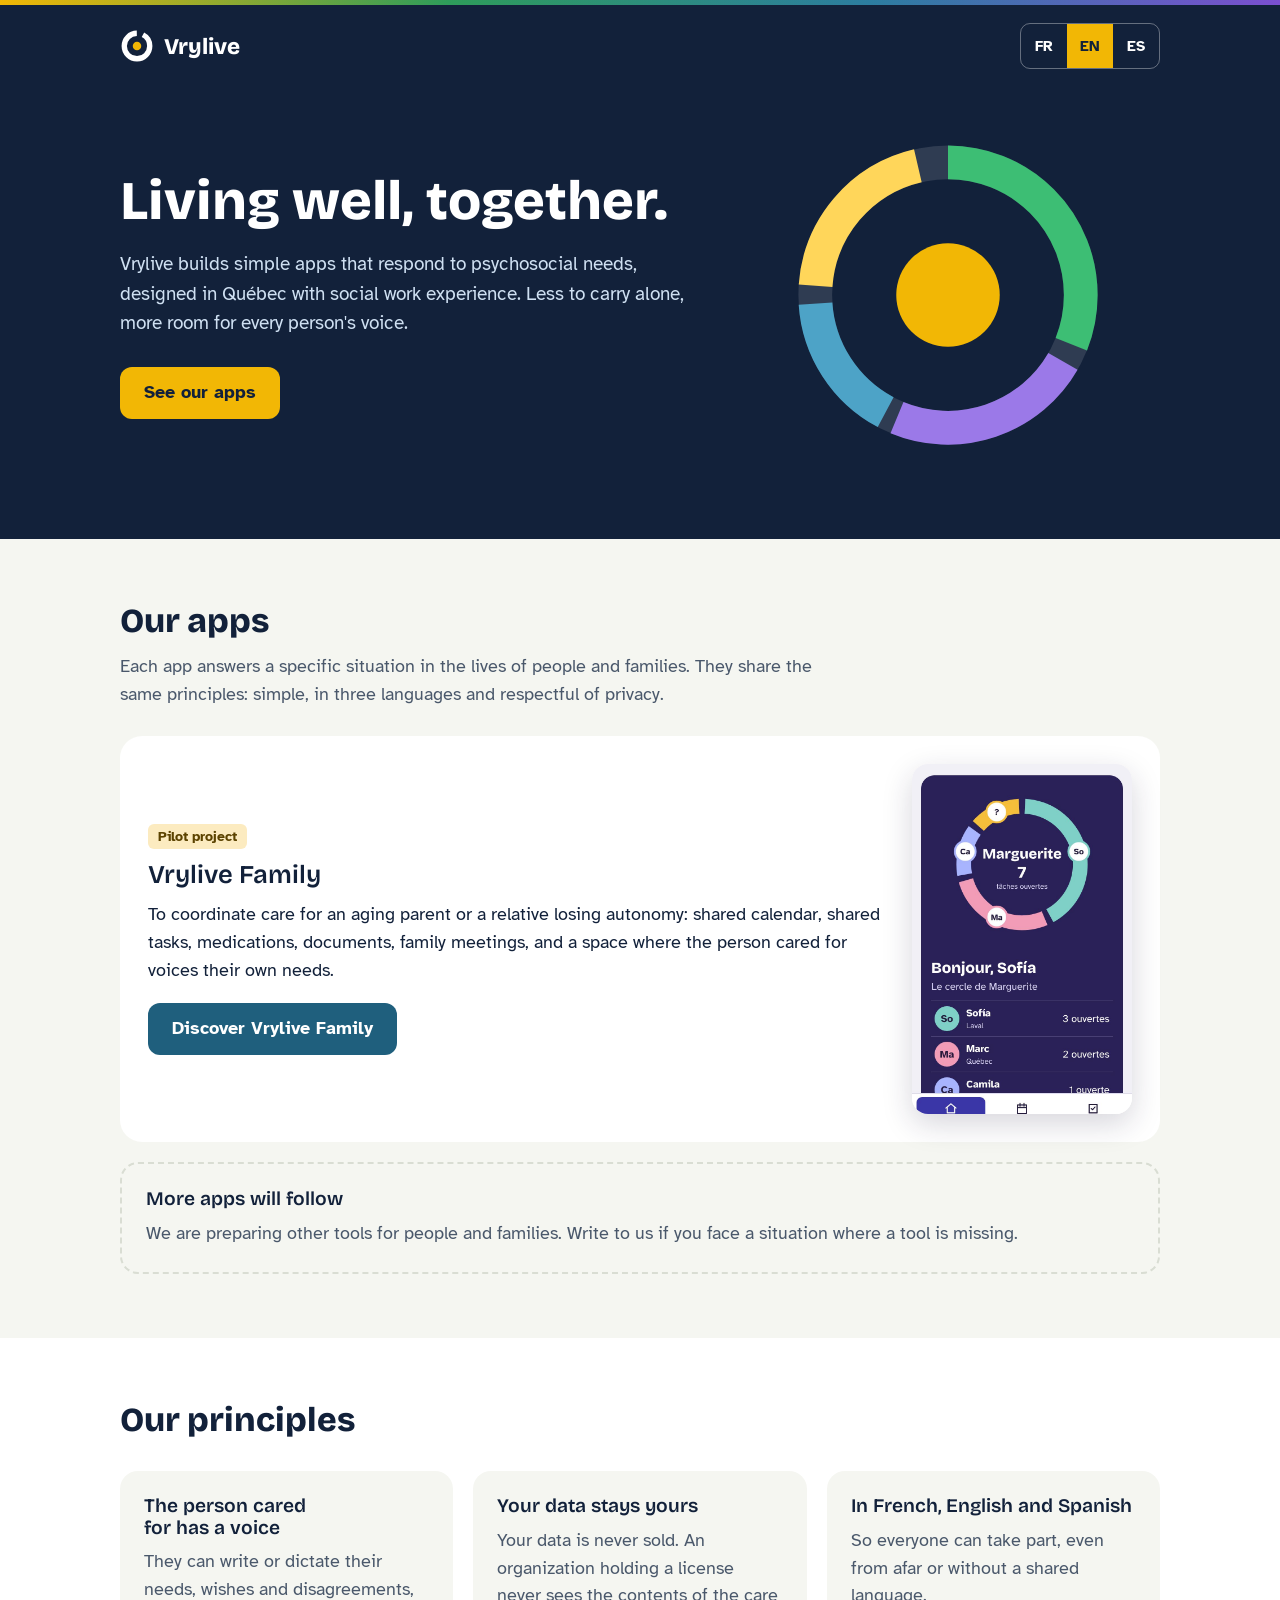
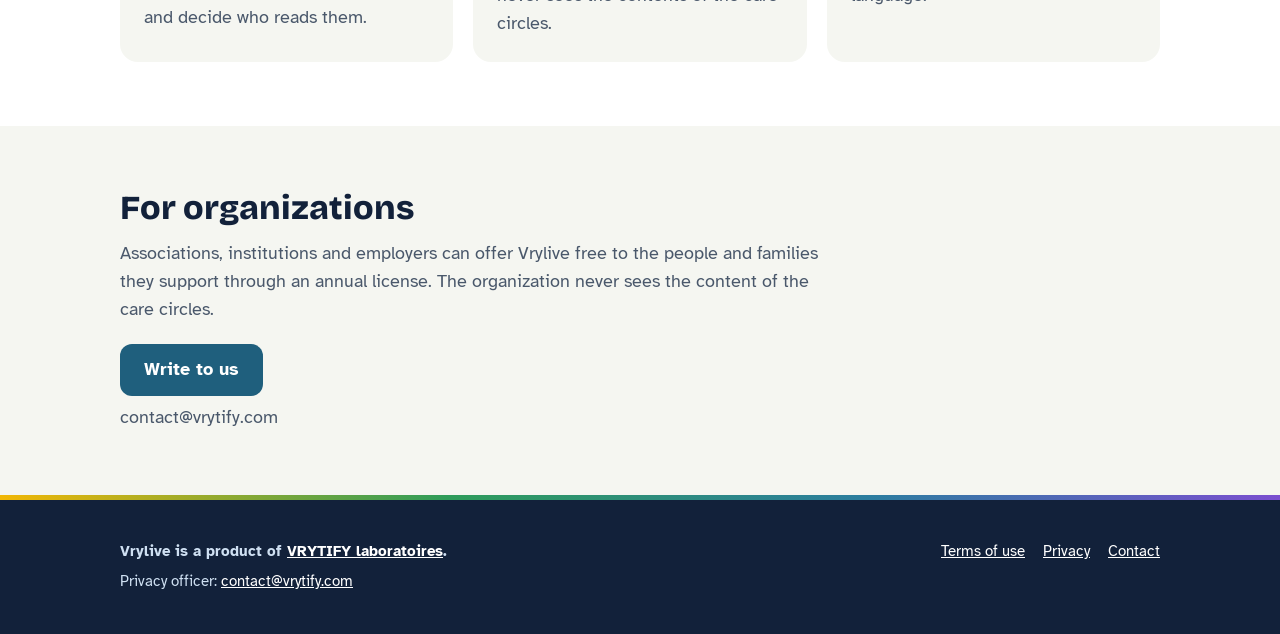
<file: index.html>
<!DOCTYPE html>
<html lang="fr"><head><meta charset="utf-8"><meta name="viewport" content="width=device-width, initial-scale=1">
<title>Vrylive</title><meta name="description" content="Applications simples pour les familles et les proches aidants, conçues au Québec."><link rel="icon" href="famille/app/icons/favicon-32.png" sizes="32x32"><link rel="apple-touch-icon" href="famille/app/icons/apple-touch-icon.png"><meta name="theme-color" content="#12213A"><link rel="stylesheet" href="site.css"></head>
<body><div class="dark"><div class="wrap"><header class="top"><a class="logo" href="./"><svg width="34" height="34" viewBox="0 0 32 32" aria-hidden="true"><circle cx="16" cy="16" r="12" fill="none" stroke="currentColor" stroke-width="5" stroke-dasharray="56 6"/><circle cx="16" cy="16" r="4" fill="#F2B705"/></svg>Vrylive</a><div class="langs" role="group" aria-label="Langue / Idioma / Language"><button type="button" data-l="fr">FR</button><button type="button" data-l="en">EN</button><button type="button" data-l="es">ES</button></div></header>
<section class="hero"><div><h1 data-t="heroT"></h1><p class="lead" data-t="heroP"></p><div class="btns"><a class="btn primary" href="#apps" data-t="seeApps"></a></div></div><svg class="ring" viewBox="0 0 320 320" role="img" data-ta="aria-label:ringAlt"><g fill="none" stroke-width="30">
<circle cx="160" cy="160" r="118" stroke="rgba(255,255,255,.12)"/>
<circle class="seg" cx="160" cy="160" r="118" stroke="#3DBE74" stroke-dasharray="230 512" transform="rotate(-90 160 160)"/>
<circle class="seg" cx="160" cy="160" r="118" stroke="#9B79E8" stroke-dasharray="170 572" transform="rotate(30 160 160)"/>
<circle class="seg" cx="160" cy="160" r="118" stroke="#4DA3C7" stroke-dasharray="120 622" transform="rotate(118 160 160)"/>
<circle class="seg" cx="160" cy="160" r="118" stroke="#FFD65A" stroke-dasharray="150 592" transform="rotate(184 160 160)"/></g>
<circle cx="160" cy="160" r="46" fill="#F2B705"/></svg></section></div></div>
<main><section class="block" id="apps"><div class="wrap"><h2 data-t="appsT"></h2><p class="sub" data-t="appsSub"></p>
<article class="app-card"><div style="display:flex;flex-direction:column;gap:12px"><span class="tag" data-t="famTag"></span><h3 style="font-size:1.6rem" data-t="famT"></h3><p data-t="famP"></p><div class="btns" style="margin-top:6px"><a class="btn primary" style="background:var(--accent);color:#fff" href="famille/" data-href-lang="famille/" data-t="discover"></a></div></div><img src="famille/ecran-accueil.jpg" width="390" height="620" data-ta="alt:shotAlt" loading="lazy"></article>
<article class="card soon" style="margin-top:20px"><h3 data-t="soonT"></h3><p data-t="soonP"></p></article></div></section>
<section class="block" style="background:var(--paper)"><div class="wrap"><h2 data-t="prT"></h2><div class="grid">
<div class="card" style="background:var(--ground)"><h3 data-t="p1T"></h3><p data-t="p1P"></p></div><div class="card" style="background:var(--ground)"><h3 data-t="p2T"></h3><p data-t="p2P"></p></div><div class="card" style="background:var(--ground)"><h3 data-t="p3T"></h3><p data-t="p3P"></p></div></div></div></section>
<section class="block"><div class="wrap"><h2 data-t="orgT"></h2><p class="sub" data-t="orgP"></p><div class="btns" style="margin-top:20px"><a class="btn primary" style="background:var(--accent);color:#fff" href="mailto:contact@vrytify.com" data-t="orgBtn"></a></div><p class="sub" style="margin-top:8px">contact@vrytify.com</p></div></section></main>
<footer><div class="wrap row"><div><p><b data-t="footBrand"></b></p><p style="margin-top:6px" data-t="footPrivacy"></p></div>
<div class="links"><a href="famille/app/conditions.html" data-t="terms"></a><a href="famille/app/privacidad.html" data-t="privacy"></a><a href="mailto:contact@vrytify.com" data-t="contact"></a></div></div></footer>
<script src="textes.js"></script><script src="site.js"></script></body></html>
</file>
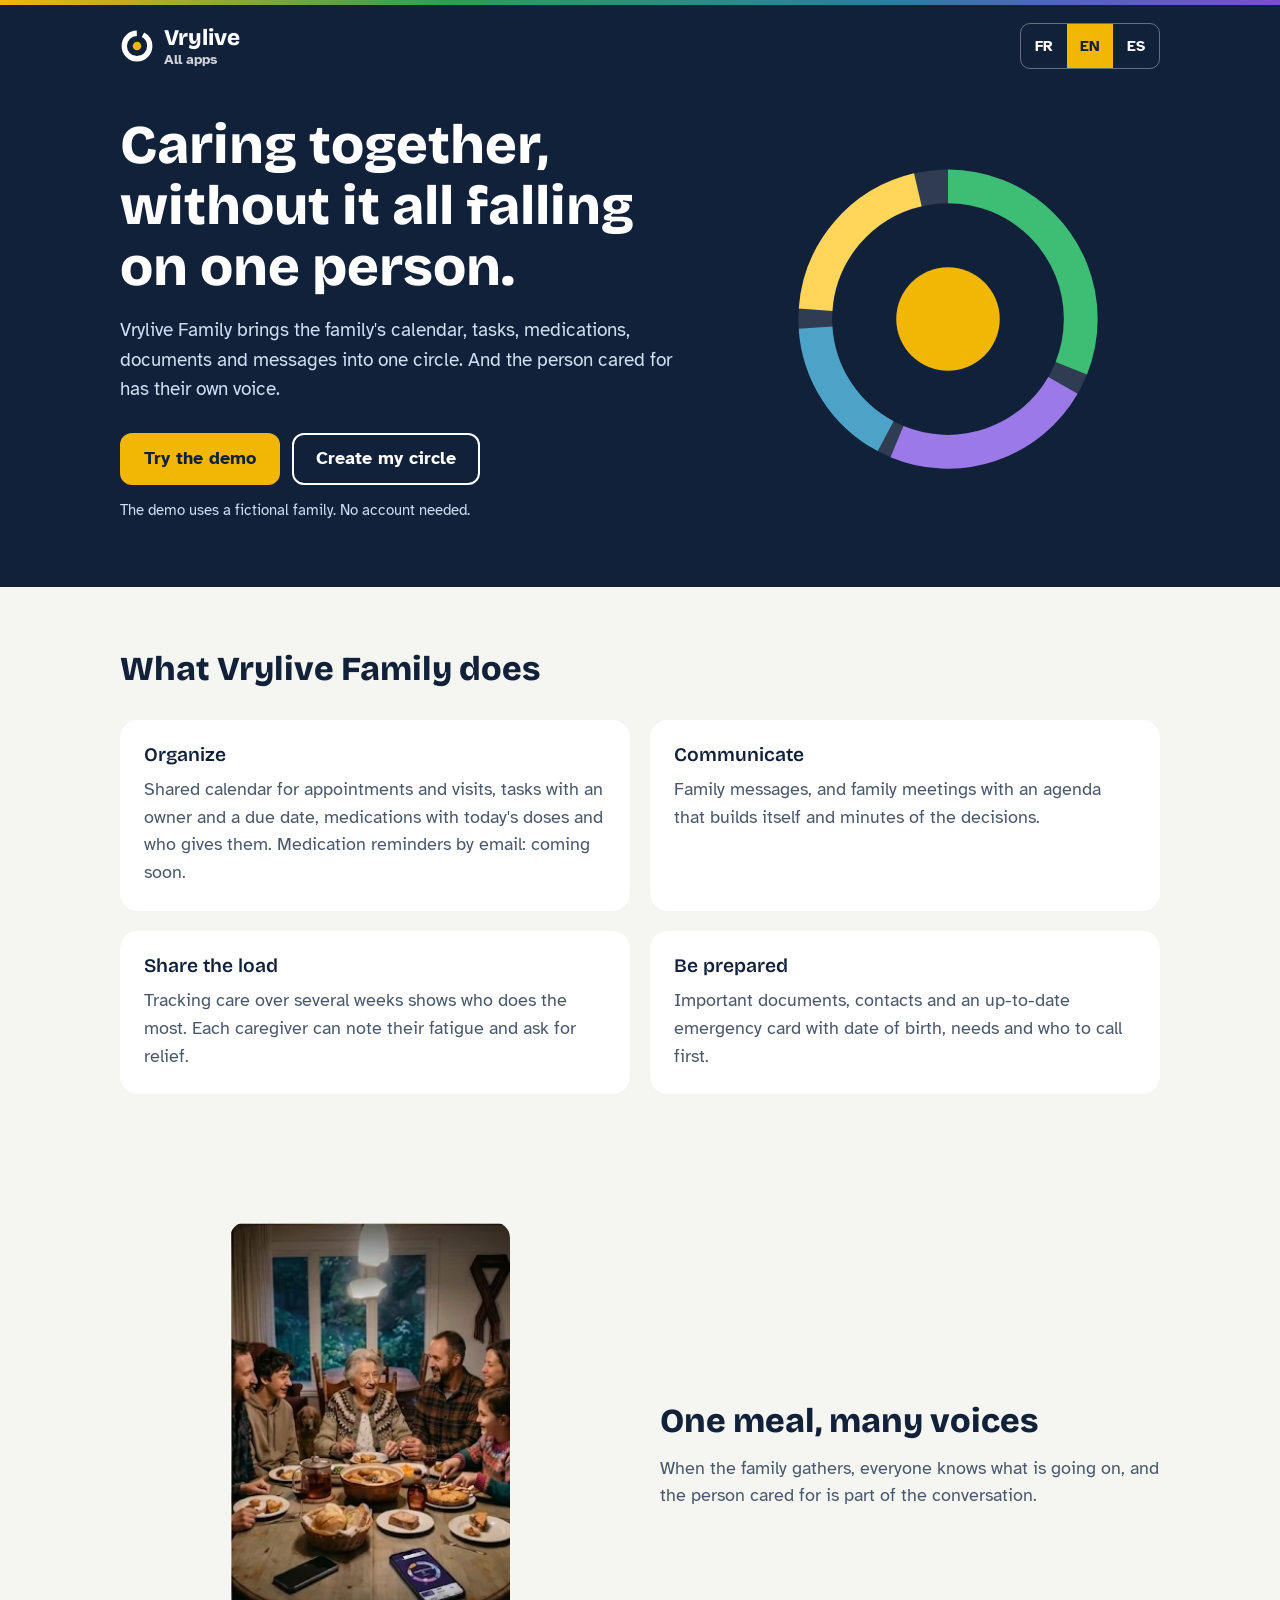
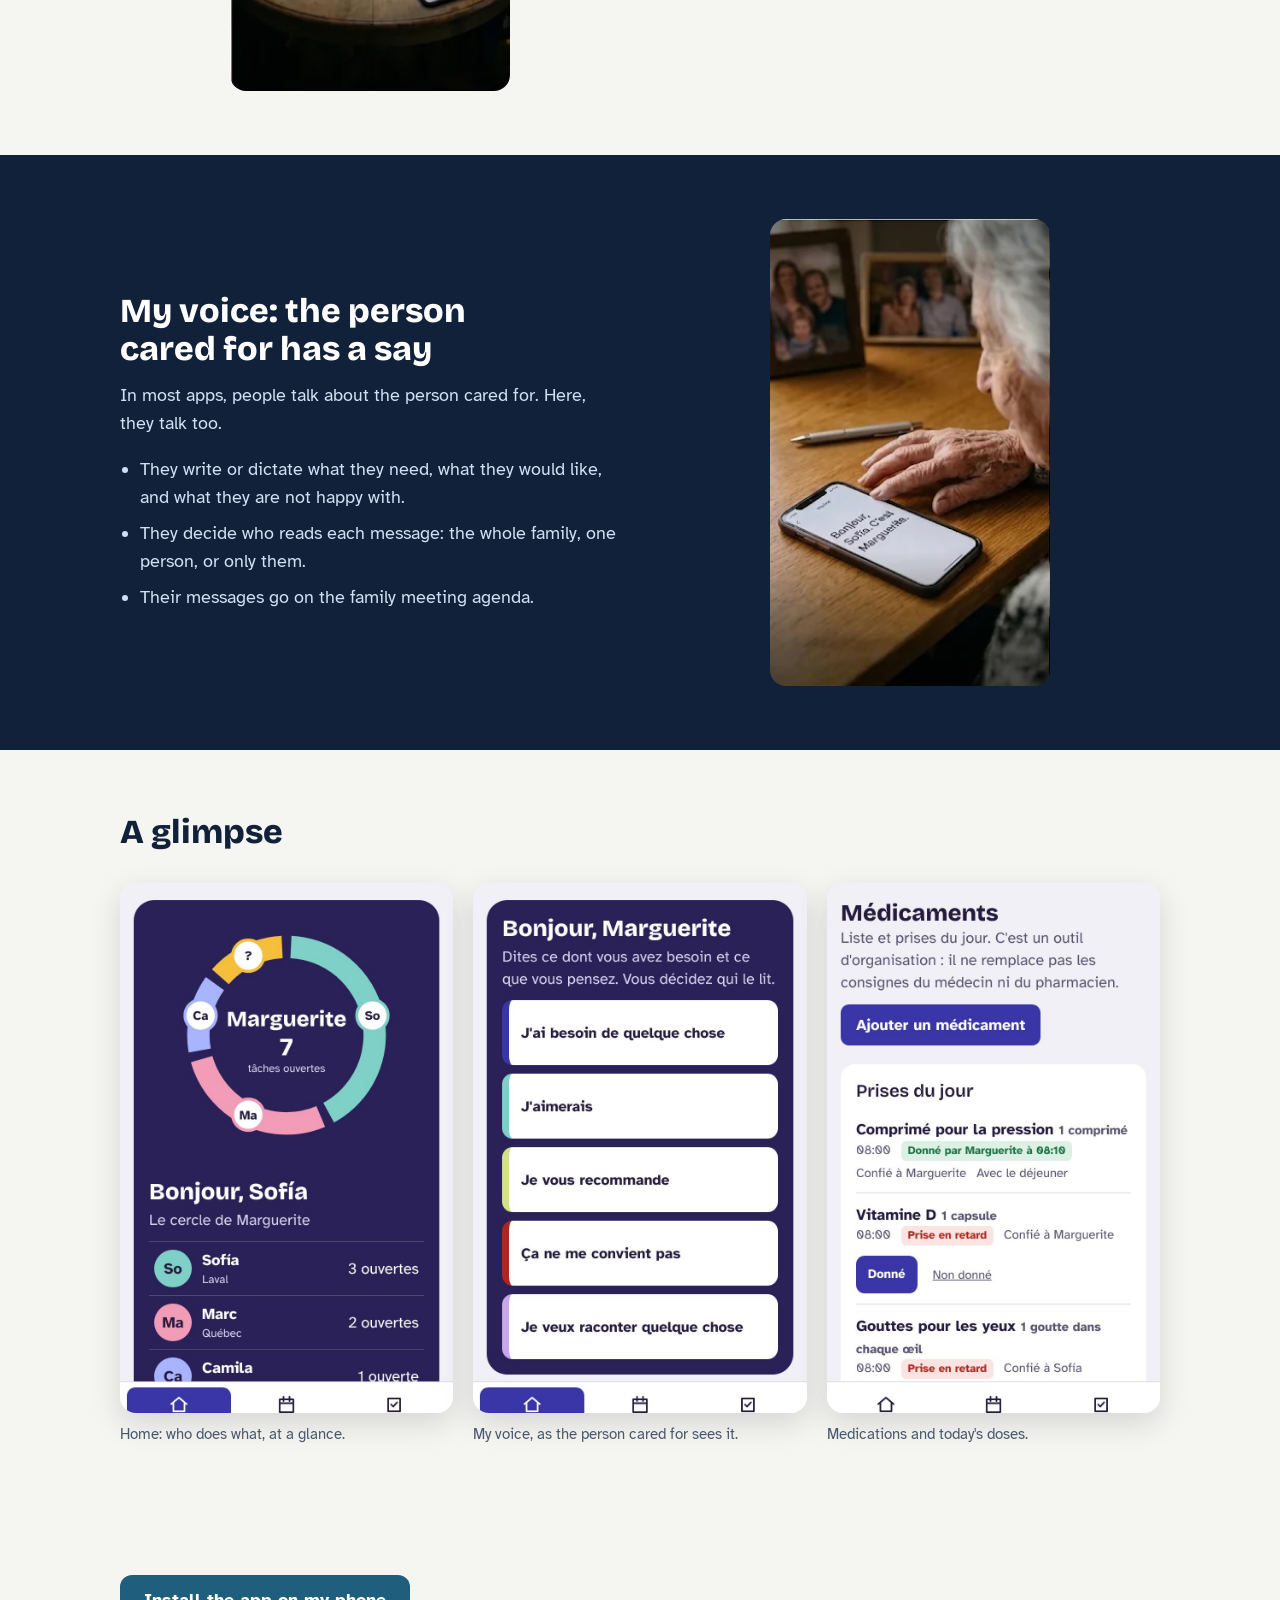
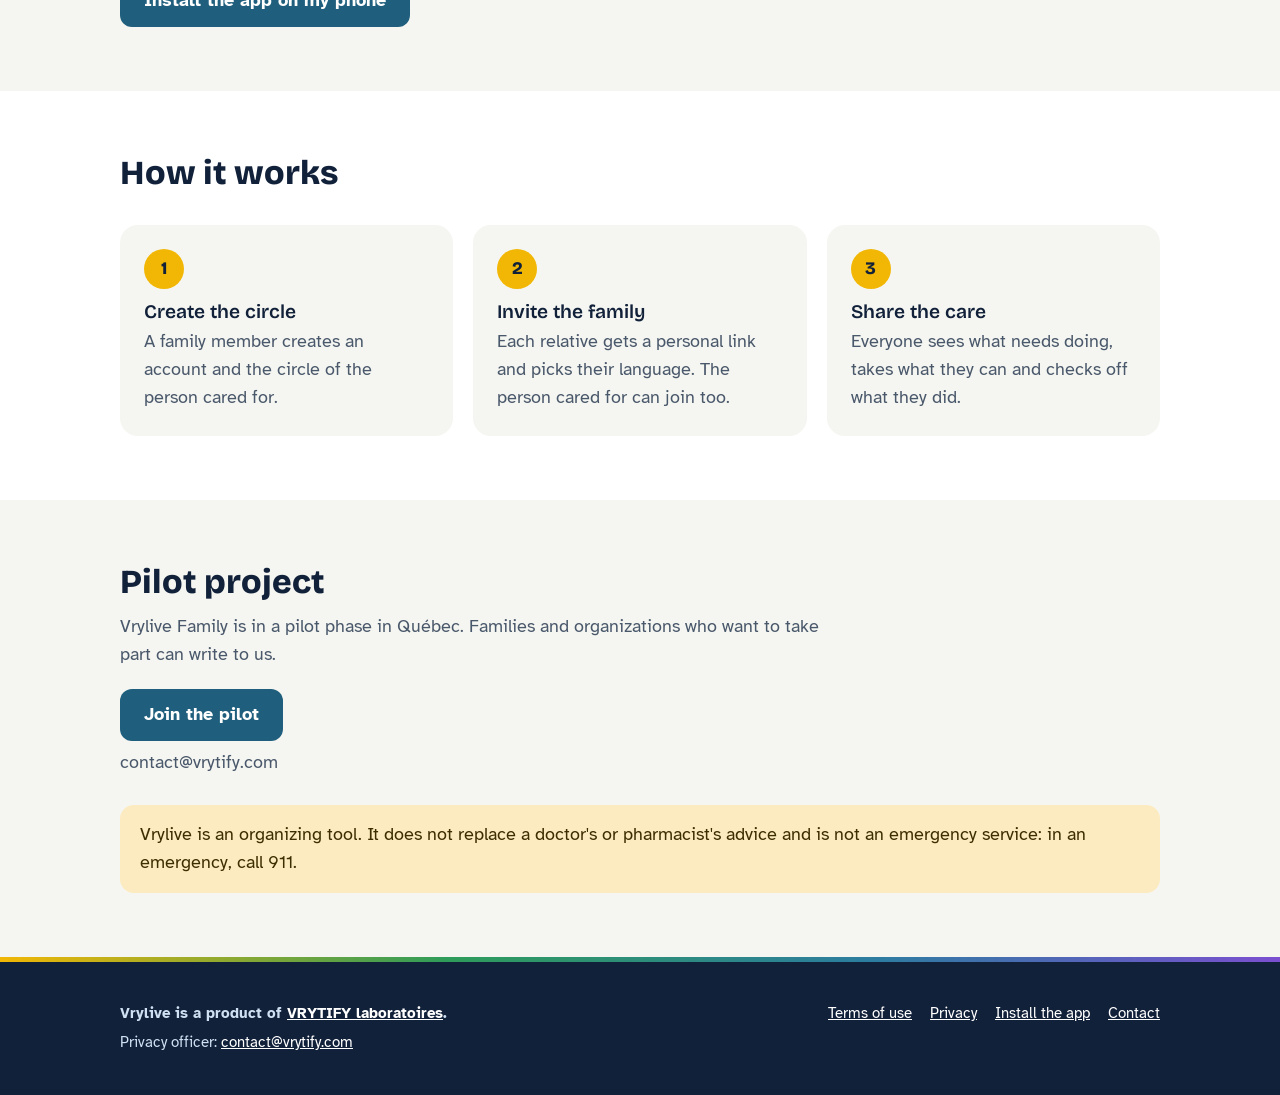
<file: famille/index.html>
<!DOCTYPE html>
<html lang="fr"><head><meta charset="utf-8"><meta name="viewport" content="width=device-width, initial-scale=1">
<title>Vrylive</title><meta name="description" data-ta="content:metaDesc" content="Calendrier, tâches, médicaments et la voix de la personne aidée, réunis pour toute la famille."><link rel="icon" href="app/icons/favicon-32.png" sizes="32x32"><link rel="apple-touch-icon" href="app/icons/apple-touch-icon.png"><meta name="theme-color" content="#12213A"><link rel="stylesheet" href="../site.css"></head>
<body><div class="dark"><div class="wrap"><header class="top"><a class="logo" href="../" data-href-lang="../"><span style="display:flex;align-items:center;gap:10px"><svg width="34" height="34" viewBox="0 0 32 32" aria-hidden="true"><circle cx="16" cy="16" r="12" fill="none" stroke="currentColor" stroke-width="5" stroke-dasharray="56 6"/><circle cx="16" cy="16" r="4" fill="#F2B705"/></svg><span>Vrylive<small style="display:block" data-t="back"></small></span></span></a><div class="langs" role="group" aria-label="Langue / Idioma / Language"><button type="button" data-l="fr">FR</button><button type="button" data-l="en">EN</button><button type="button" data-l="es">ES</button></div></header>
<section class="hero"><div><h1 data-t="heroT"></h1><p class="lead" data-t="heroP"></p><div class="btns"><a class="btn primary" href="app/demo.html" data-href-lang="app/demo.html" data-t="tryDemo"></a><a class="btn ghost" href="app/" data-t="create"></a></div><p style="margin-top:14px;color:#CFE0F2;font-size:.95rem" data-t="demoNote"></p></div><svg class="ring" viewBox="0 0 320 320" role="img" data-ta="aria-label:ringAlt"><g fill="none" stroke-width="30">
<circle cx="160" cy="160" r="118" stroke="rgba(255,255,255,.12)"/>
<circle class="seg" cx="160" cy="160" r="118" stroke="#3DBE74" stroke-dasharray="230 512" transform="rotate(-90 160 160)"/>
<circle class="seg" cx="160" cy="160" r="118" stroke="#9B79E8" stroke-dasharray="170 572" transform="rotate(30 160 160)"/>
<circle class="seg" cx="160" cy="160" r="118" stroke="#4DA3C7" stroke-dasharray="120 622" transform="rotate(118 160 160)"/>
<circle class="seg" cx="160" cy="160" r="118" stroke="#FFD65A" stroke-dasharray="150 592" transform="rotate(184 160 160)"/></g>
<circle cx="160" cy="160" r="46" fill="#F2B705"/></svg></section></div></div>
<main><section class="block"><div class="wrap"><h2 data-t="featT"></h2><div class="feat">
<div class="card"><h3 data-t="f1T"></h3><p data-t="f1P"></p></div><div class="card"><h3 data-t="f2T"></h3><p data-t="f2P"></p></div><div class="card"><h3 data-t="f3T"></h3><p data-t="f3P"></p></div><div class="card"><h3 data-t="f4T"></h3><p data-t="f4P"></p></div></div></div></section>
<section class="block"><div class="wrap voice"><img src="ambiance-cena.png" width="272" height="455" style="width:100%;height:auto;max-width:280px;justify-self:center;border-radius:16px" data-ta="alt:altCena" loading="lazy"><div><h2 data-t="scenT"></h2><p style="margin-top:14px;color:var(--muted)" data-t="scenP"></p></div></div></section>
<section class="block dark"><div class="wrap voice"><div><h2 data-t="voiceT"></h2><p style="margin-top:14px;color:#CFE0F2" data-t="voiceP"></p><ul><li data-t="v1"></li><li data-t="v2"></li><li data-t="v3"></li></ul></div><img src="ambiance-mensaje.png" width="271" height="452" style="width:100%;height:auto;max-width:280px;justify-self:center;border-radius:16px" data-ta="alt:altMsg" loading="lazy"></div></section>
<section class="block"><div class="wrap"><h2 data-t="shotsT"></h2><div class="shots">
<figure><img src="ecran-accueil.jpg" width="390" height="620" data-ta="alt:a1" loading="lazy"><figcaption data-t="s1"></figcaption></figure>
<figure><img src="ecran-ma-voix.jpg" width="390" height="620" data-ta="alt:a2" loading="lazy"><figcaption data-t="s2"></figcaption></figure>
<figure><img src="ecran-medicaments.jpg" width="390" height="620" data-ta="alt:a3" loading="lazy"><figcaption data-t="s3"></figcaption></figure></div></div></section>
<section class="block"><div class="wrap"><div class="btns"><a class="btn primary" style="background:var(--accent);color:#fff" href="installer/" data-href-lang="installer/" data-t="installBtn"></a></div></div></section>
<section class="block" style="background:var(--paper)"><div class="wrap"><h2 data-t="howT"></h2><ol class="steps"><li style="background:var(--ground)"><h3 data-t="h1T"></h3><p style="color:var(--muted);margin-top:6px" data-t="h1P"></p></li><li style="background:var(--ground)"><h3 data-t="h2T"></h3><p style="color:var(--muted);margin-top:6px" data-t="h2P"></p></li><li style="background:var(--ground)"><h3 data-t="h3T"></h3><p style="color:var(--muted);margin-top:6px" data-t="h3P"></p></li></ol></div></section>
<section class="block"><div class="wrap"><h2 data-t="pilotT"></h2><p class="sub" data-t="pilotP"></p><div class="btns" style="margin-top:20px"><a class="btn primary" style="background:var(--accent);color:#fff" href="mailto:contact@vrytify.com" data-t="pilotBtn"></a></div><p class="sub" style="margin-top:8px">contact@vrytify.com</p><p class="note-box" data-t="limitP"></p></div></section></main>
<footer><div class="wrap row"><div><p><b data-t="footBrand"></b></p><p style="margin-top:6px" data-t="footPrivacy"></p></div>
<div class="links"><a href="app/conditions.html" data-t="terms"></a><a href="app/privacidad.html" data-t="privacy"></a><a href="installer/" data-href-lang="installer/" data-t="installT"></a><a href="mailto:contact@vrytify.com" data-t="contact"></a></div></div></footer>
<script src="textes.js"></script><script src="../site.js"></script></body></html>
</file>
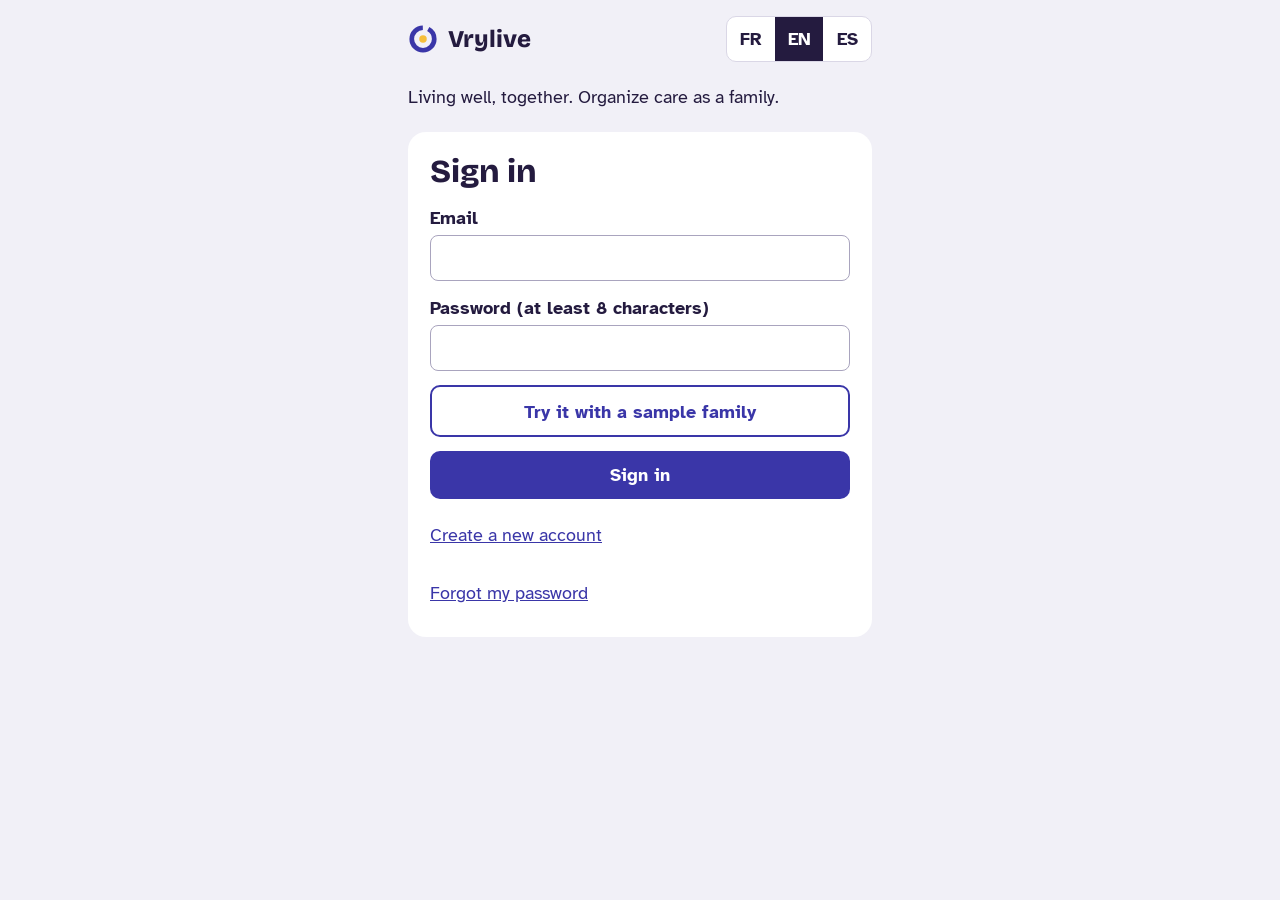
<file: famille/app/index.html>
<!DOCTYPE html>
<html lang="fr">
<head>
<meta charset="utf-8">
<meta name="viewport" content="width=device-width, initial-scale=1">
<meta name="robots" content="noindex">
<title>Vrylive Famille</title>
<link rel="stylesheet" href="styles.css"><link rel="manifest" href="manifest.webmanifest"><meta name="theme-color" content="#2A2159"><link rel="icon" href="icons/favicon-32.png" sizes="32x32"><link rel="apple-touch-icon" href="icons/apple-touch-icon.png"><meta name="apple-mobile-web-app-capable" content="yes"><meta name="mobile-web-app-capable" content="yes"><meta name="apple-mobile-web-app-title" content="Vrylive"><meta name="apple-mobile-web-app-status-bar-style" content="default">
</head>
<body>
<div class="app solo" id="app">
  <nav class="main" id="nav"></nav>
  <div class="wrap" id="root"></div>
</div>
<dialog id="sheet"></dialog>
<div id="toast" role="status" aria-live="polite"></div>
<script src="vendor/supabase.js"></script>
<script src="config.js"></script>
<script src="i18n.js"></script>
<script src="app.js"></script>
</body>
</html>
</file>
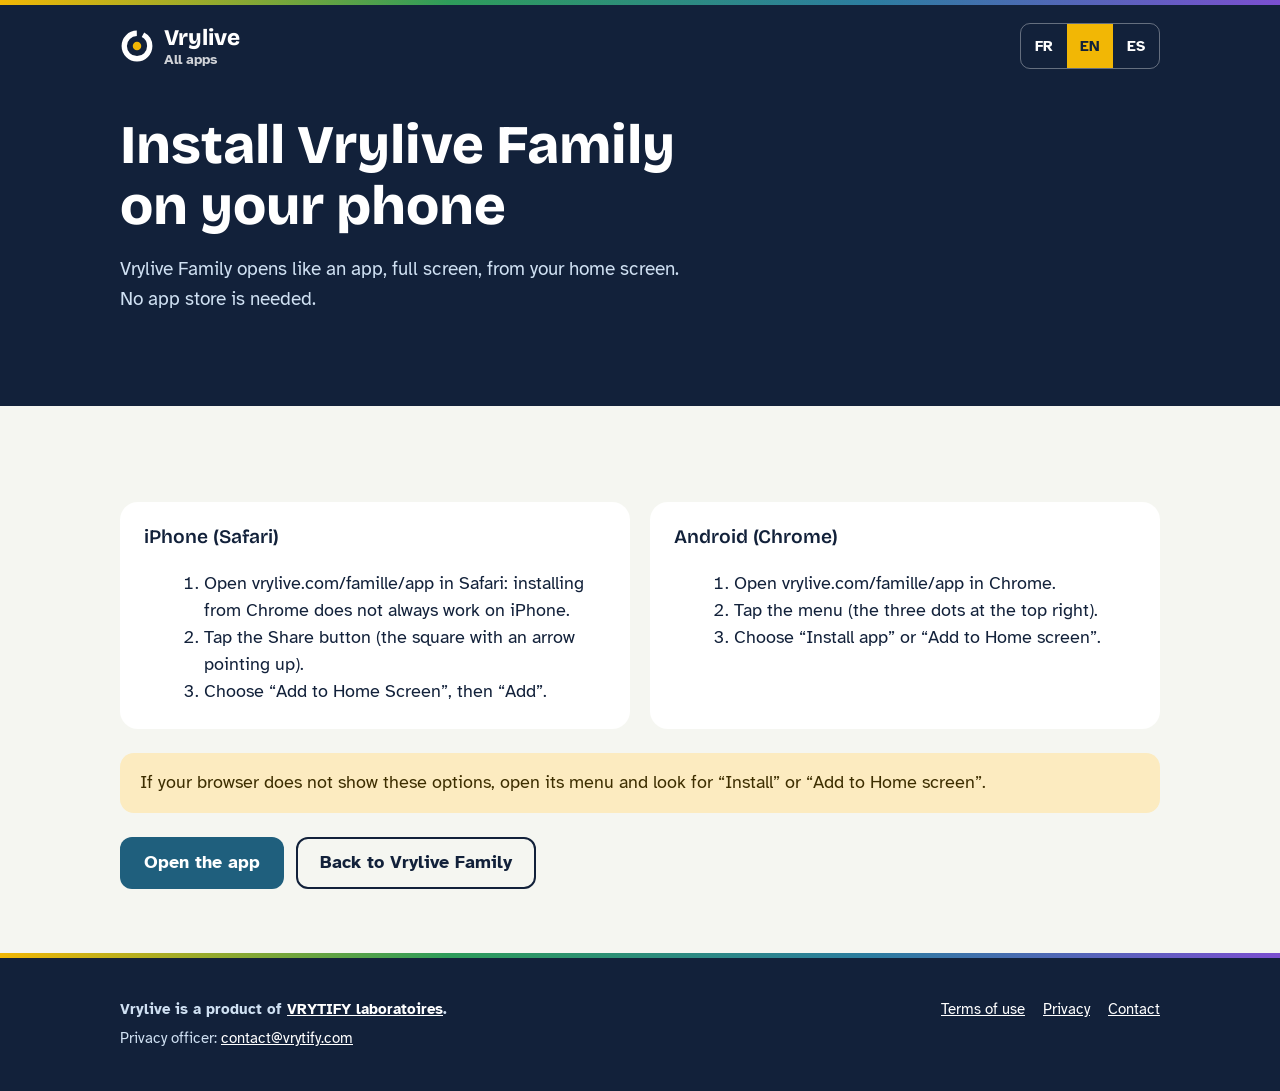
<file: famille/installer/index.html>
<!DOCTYPE html>
<html lang="fr"><head><meta charset="utf-8"><meta name="viewport" content="width=device-width, initial-scale=1">
<title>Vrylive Famille</title><meta name="description" data-ta="content:metaDesc" content="Ajoutez Vrylive à l'écran d'accueil de votre téléphone, en quelques étapes."><link rel="icon" href="../app/icons/favicon-32.png" sizes="32x32"><link rel="apple-touch-icon" href="../app/icons/apple-touch-icon.png"><meta name="theme-color" content="#12213A"><link rel="stylesheet" href="../../site.css"></head>
<body><div class="dark"><div class="wrap"><header class="top"><a class="logo" href="../../" data-href-lang="../"><span style="display:flex;align-items:center;gap:10px"><svg width="34" height="34" viewBox="0 0 32 32" aria-hidden="true"><circle cx="16" cy="16" r="12" fill="none" stroke="currentColor" stroke-width="5" stroke-dasharray="56 6"/><circle cx="16" cy="16" r="4" fill="#F2B705"/></svg><span>Vrylive<small style="display:block" data-t="back"></small></span></span></a><div class="langs" role="group" aria-label="Langue / Idioma / Language"><button type="button" data-l="fr">FR</button><button type="button" data-l="en">EN</button><button type="button" data-l="es">ES</button></div></header>
<section class="hero"><div><h1 data-t="instT"></h1><p class="lead" data-t="instP"></p></div></section></div></div>
<main>
<section class="block"><div class="wrap"><div class="feat">
<div class="card"><h3 data-t="iosT"></h3><ol style="margin:12px 0 0 20px;line-height:1.5"><li data-t="ios1"></li><li data-t="ios2"></li><li data-t="ios3"></li></ol></div>
<div class="card"><h3 data-t="andT"></h3><ol style="margin:12px 0 0 20px;line-height:1.5"><li data-t="and1"></li><li data-t="and2"></li><li data-t="and3"></li></ol></div>
</div>
<p class="note-box" style="margin-top:24px" data-t="instNote"></p>
<div class="btns" style="margin-top:24px"><a class="btn primary" style="background:var(--accent);color:#fff" href="../app/" data-href-lang="../app/" data-t="openApp"></a><a class="btn ghost" style="color:var(--ink)" href="../" data-href-lang="../" data-t="backFam"></a></div>
</div></section></main>
<footer><div class="wrap row"><div><p><b data-t="footBrand"></b></p><p style="margin-top:6px" data-t="footPrivacy"></p></div>
<div class="links"><a href="../app/conditions.html" data-t="terms"></a><a href="../app/privacidad.html" data-t="privacy"></a><a href="mailto:contact@vrytify.com" data-t="contact"></a></div></div></footer>
<script src="textes.js"></script><script src="../../site.js"></script></body></html>
</file>
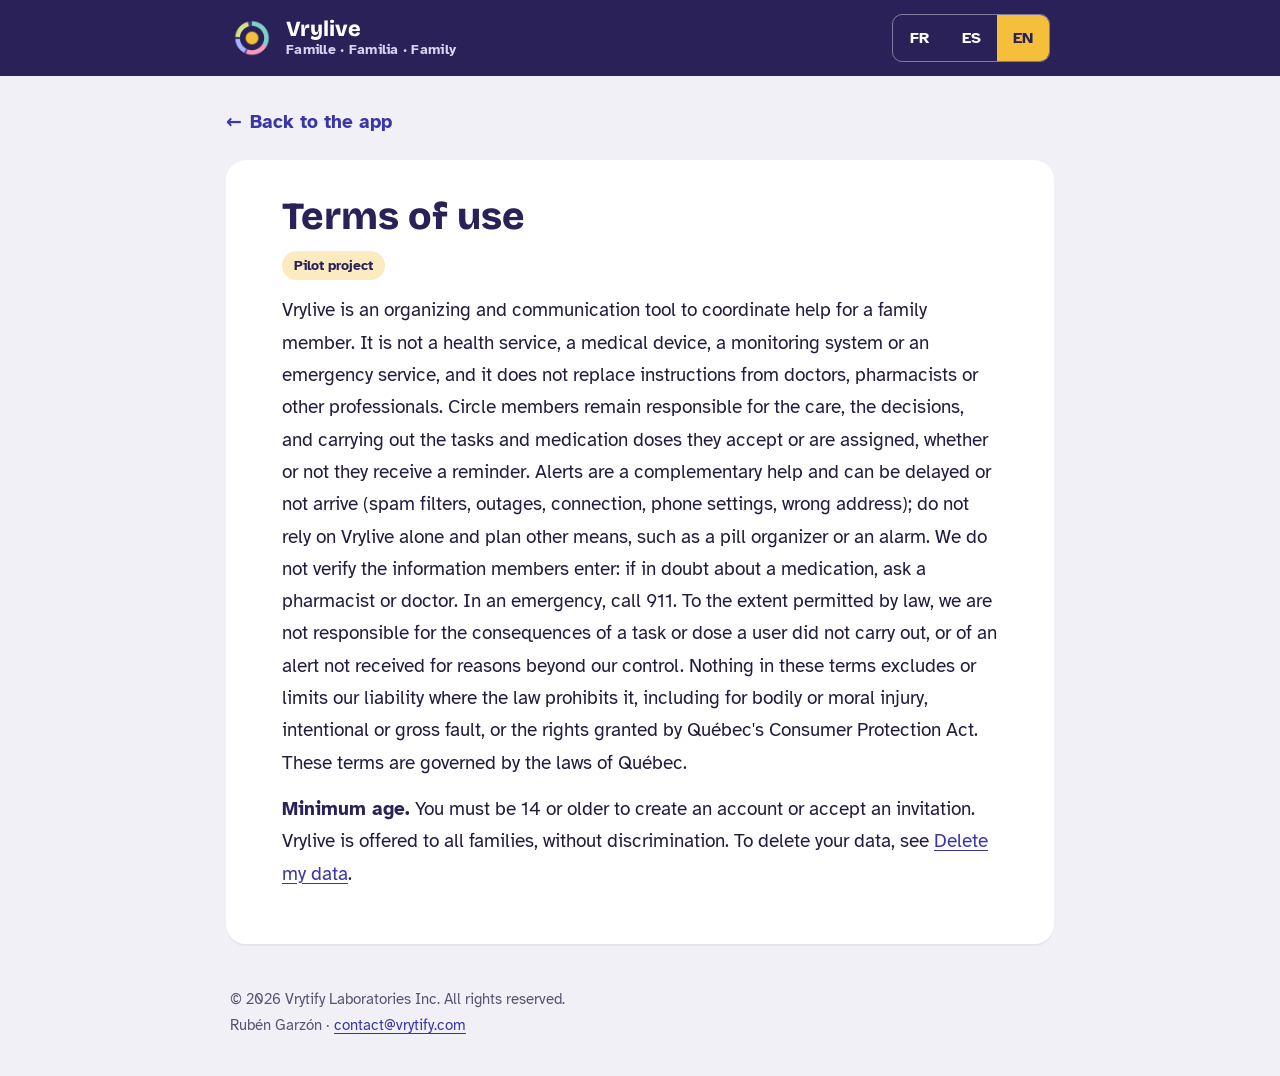
<file: famille/app/conditions.html>
<!DOCTYPE html>
<html lang="fr"><head><meta charset="utf-8"><meta name="viewport" content="width=device-width, initial-scale=1"><meta name="robots" content="noindex"><title>Vrylive - Conditions d'utilisation</title><link rel="stylesheet" href="legal.css"><link rel="icon" href="icons/favicon-32.png" sizes="32x32"><meta name="theme-color" content="#2A2159"></head>
<body>
<header class="lg-top"><div class="in"><a class="lg-brand" href="./"><img src="icons/icon-192.png" alt="" width="44" height="44"><span>Vrylive<small>Famille · Familia · Family</small></span></a><div class="langs" role="group" aria-label="Langue / Idioma / Language"><button type="button" data-l="fr">FR</button><button type="button" data-l="es">ES</button><button type="button" data-l="en">EN</button></div></div></header>
<main class="lg-main"><a class="lg-back" href="./">&larr; <span data-lt="back"></span></a>
<article lang="fr"><h1>Conditions d'utilisation</h1>
<p><b>Projet pilote</b></p>
<p>Vrylive Famille est offert par <span data-c="orgName"></span> (ci-après « nous »). En créant un compte, vous acceptez les présentes conditions.</p>
<h2>1. Ce qu'est Vrylive</h2><p>Vrylive est un outil d'organisation et de communication qui aide une famille à coordonner l'aide apportée à un proche : calendrier, tâches, messages, journal, documents, liste de médicaments et rappels. Ce n'est pas un service de santé, un dispositif médical, un service de surveillance ni un service d'urgence. Il ne remplace pas l'avis, le suivi ou les consignes d'un médecin, d'un pharmacien ou d'un autre professionnel.</p>
<h2>2. Votre rôle et vos responsabilités</h2><p>Les membres du cercle demeurent seuls responsables des soins apportés, des décisions prises et de l'exécution des tâches et des prises de médicaments qu'ils acceptent ou qui leur sont confiées. La personne désignée pour une tâche ou un médicament doit s'en acquitter, qu'elle reçoive un rappel ou non. Vrylive enregistre ce que les membres y inscrivent ; il n'exécute aucune tâche et n'administre aucun médicament.</p>
<h2>3. Rappels et avis</h2><p>Les rappels et les avis par courriel sont une aide complémentaire. Ils peuvent être retardés ou ne pas être reçus pour des raisons comme un filtre de courriels indésirables, une panne, l'absence de connexion, les réglages d'un appareil ou une adresse erronée. Ne vous fiez pas uniquement à Vrylive pour les médicaments ou les rendez-vous : prévoyez d'autres moyens, comme un pilulier, une alarme ou l'entente entre les membres.</p>
<h2>4. Information saisie par les membres</h2><p>Les médicaments, doses, horaires, notes et documents sont inscrits par les membres. Nous ne les vérifions pas. En cas de doute sur un médicament ou une dose, consultez un pharmacien ou un médecin.</p>
<h2>5. Urgence</h2><p>Vrylive n'est pas surveillé en tout temps. En cas d'urgence, composez le 911.</p>
<h2>6. Disponibilité</h2><p>Nous faisons des efforts raisonnables pour que Vrylive soit disponible et fiable, mais le service peut être interrompu, notamment pour l'entretien ou en raison d'une panne d'un fournisseur.</p>
<h2>7. Représentation et entente familiale</h2><p>Vrylive consigne une représentation ou une entente familiale telle que déclarée par les membres. Il n'évalue pas la capacité d'une personne et ne confère aucun pouvoir légal.</p>
<h2>8. Responsabilité</h2><p>Dans la mesure permise par la loi, nous ne sommes pas responsables des conséquences d'une tâche ou d'une prise de médicament qu'un utilisateur n'a pas effectuée, ni d'un rappel non reçu pour une cause hors de notre contrôle. Rien dans les présentes conditions n'exclut ni ne limite notre responsabilité lorsque la loi l'interdit, notamment pour le préjudice corporel ou moral, pour une faute intentionnelle ou lourde, ou à l'égard des droits que vous accorde la Loi sur la protection du consommateur.</p>
<h2>9. Loi applicable et contact</h2><p>Les présentes conditions sont régies par les lois du Québec. Questions : <span data-c="privacyEmail"></span>.</p><h2>10. Âge minimum et non-discrimination</h2><p>Il faut avoir 14 ans ou plus pour créer un compte ou accepter une invitation. Une personne de moins de 14 ans ne peut pas utiliser Vrylive. Vrylive est offert à toutes les familles, sans discrimination, en français, en espagnol et en anglais.</p>
<h2>11. Suppression</h2><p>Vous pouvez quitter un cercle, supprimer un cercle ou demander la suppression de votre compte en tout temps : voir <a href="supprimer-donnees.html">Supprimer mes données</a>.</p></article>
<article lang="es"><h1>Condiciones de uso</h1><p><b>Proyecto piloto</b></p>
<p>Vrylive es una herramienta de organización y comunicación para coordinar la ayuda a un familiar. No es un servicio de salud, un dispositivo médico, un sistema de vigilancia ni un servicio de urgencias, y no reemplaza las indicaciones de médicos, farmacéuticos u otros profesionales. Los miembros del círculo siguen siendo responsables de los cuidados, de las decisiones y de realizar las tareas y tomas de medicamentos que aceptan o que tienen a cargo, reciban o no un recordatorio. Los avisos son una ayuda complementaria y pueden retrasarse o no llegar (correo no deseado, fallas, conexión, configuración del teléfono, dirección errónea); no dependan solo de Vrylive y prevean otros medios, como un pastillero o una alarma. No verificamos la información que escriben los miembros: ante cualquier duda sobre un medicamento, consulten a un farmacéutico o médico. En una urgencia, llamen al 911. En la medida permitida por la ley, no somos responsables de las consecuencias de una tarea o toma que un usuario no realizó, ni de un aviso no recibido por causas ajenas a nuestro control. Nada en estas condiciones excluye ni limita nuestra responsabilidad cuando la ley lo prohíbe, en particular por daños corporales o morales, por falta intencional o grave, o respecto de los derechos que otorga la Ley de protección del consumidor de Québec. Se rigen por las leyes de Québec.</p><p><b>Edad mínima.</b> Hay que tener 14 años o más para crear una cuenta o aceptar una invitación. Vrylive se ofrece a todas las familias, sin discriminación. Para borrar sus datos, vea <a href="supprimer-donnees.html">Borrar mis datos</a>.</p>
</article>
<article lang="en"><h1>Terms of use</h1><p><b>Pilot project</b></p>
<p>Vrylive is an organizing and communication tool to coordinate help for a family member. It is not a health service, a medical device, a monitoring system or an emergency service, and it does not replace instructions from doctors, pharmacists or other professionals. Circle members remain responsible for the care, the decisions, and carrying out the tasks and medication doses they accept or are assigned, whether or not they receive a reminder. Alerts are a complementary help and can be delayed or not arrive (spam filters, outages, connection, phone settings, wrong address); do not rely on Vrylive alone and plan other means, such as a pill organizer or an alarm. We do not verify the information members enter: if in doubt about a medication, ask a pharmacist or doctor. In an emergency, call 911. To the extent permitted by law, we are not responsible for the consequences of a task or dose a user did not carry out, or of an alert not received for reasons beyond our control. Nothing in these terms excludes or limits our liability where the law prohibits it, including for bodily or moral injury, intentional or gross fault, or the rights granted by Québec's Consumer Protection Act. These terms are governed by the laws of Québec.</p><p><b>Minimum age.</b> You must be 14 or older to create an account or accept an invitation. Vrylive is offered to all families, without discrimination. To delete your data, see <a href="supprimer-donnees.html">Delete my data</a>.</p>
</article>
</main>
<footer class="lg-foot"><p>© 2026 <span data-org></span> <span data-lt="rights"></span></p><p><span data-c="privacyOfficer"></span> · <a href="mailto:contact@vrytify.com">contact@vrytify.com</a></p></footer>
<script src="config.js"></script><script src="privacy.js"></script></body></html>
</file>
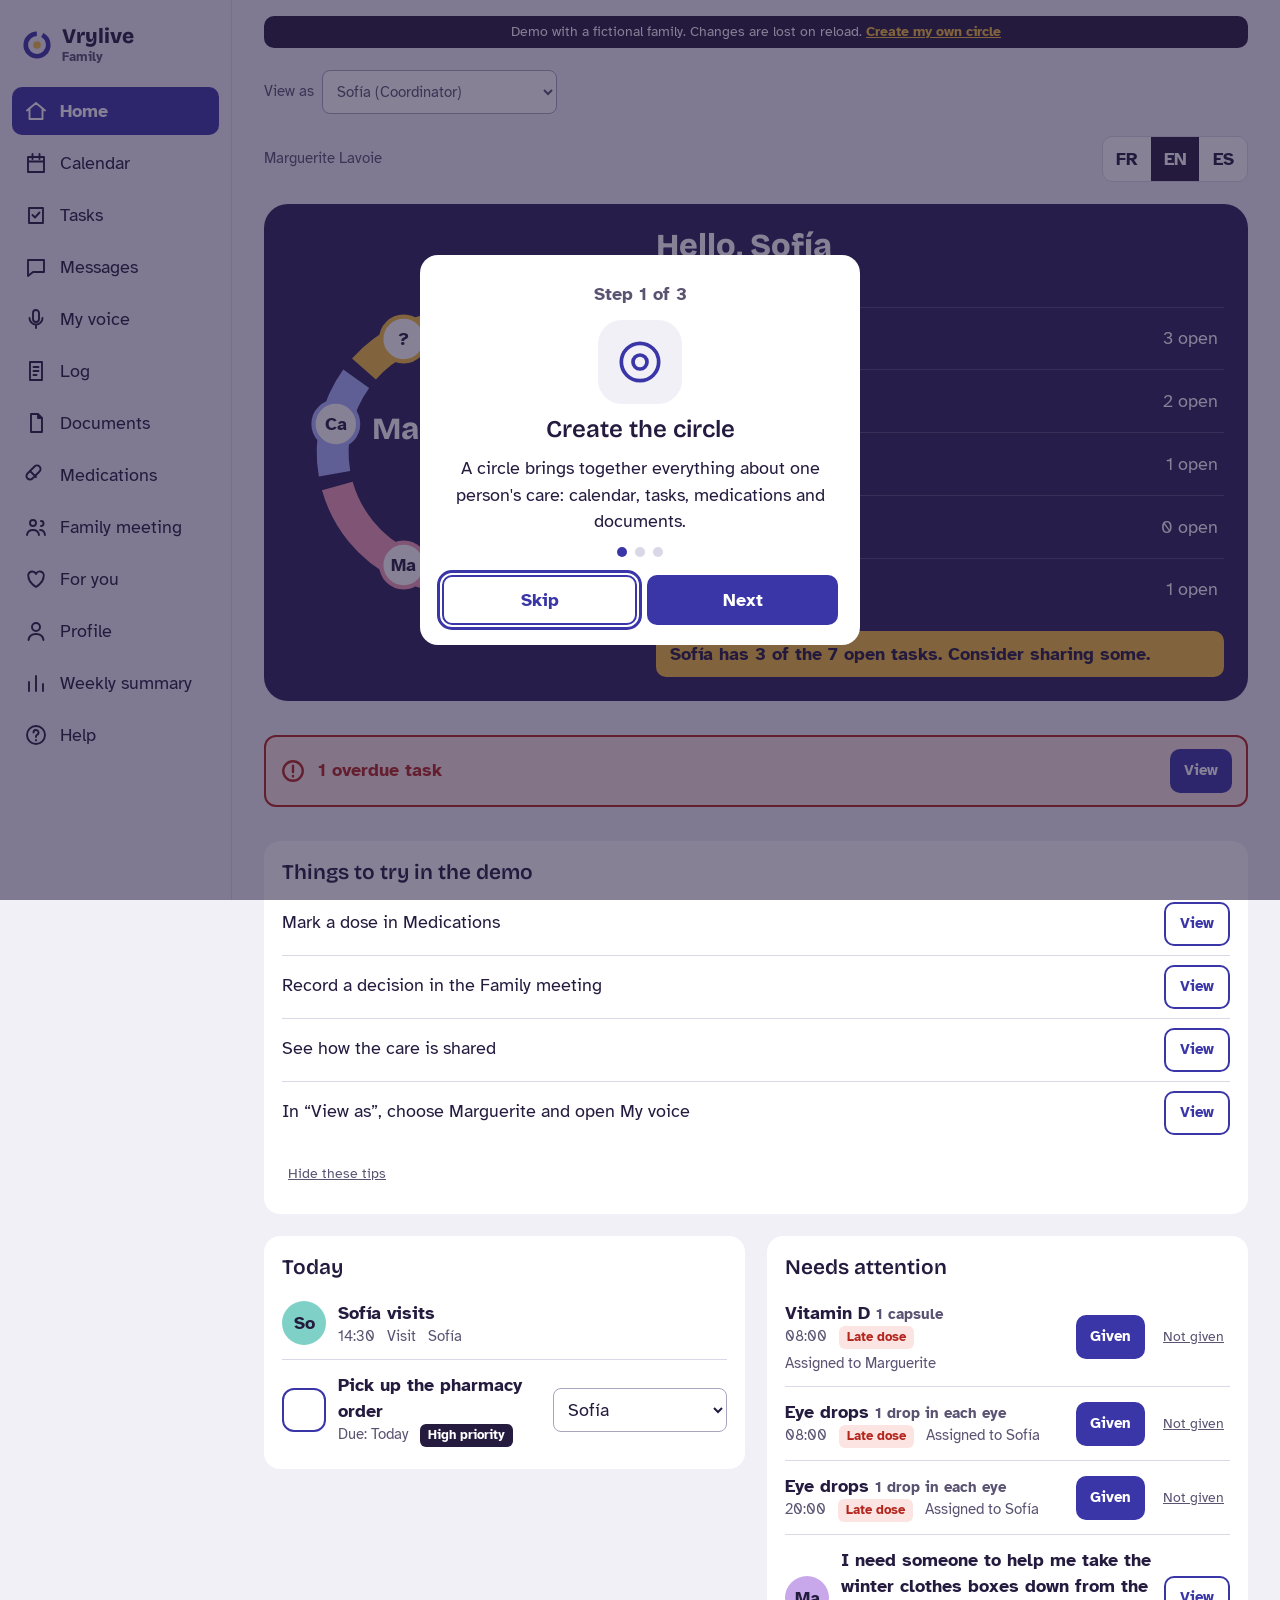
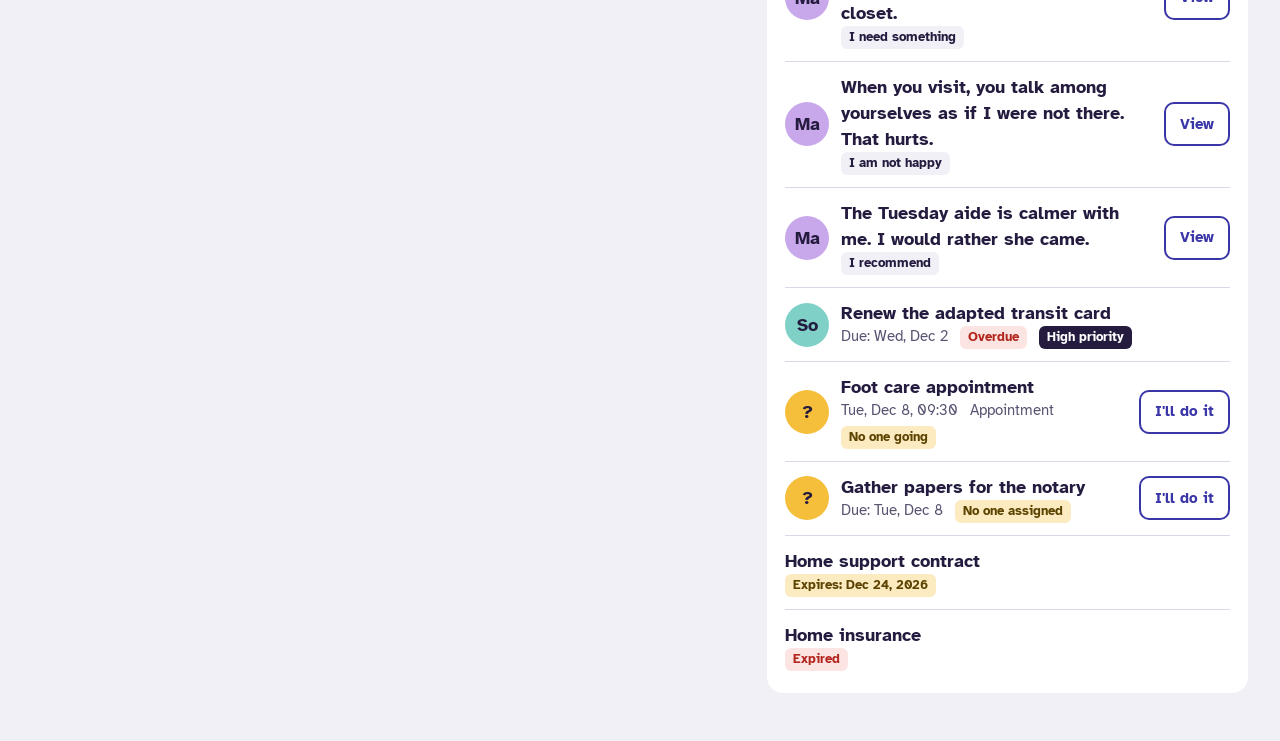
<file: famille/app/demo.html>
<!DOCTYPE html>
<html lang="es"><head><meta charset="utf-8"><meta name="viewport" content="width=device-width, initial-scale=1"><title>Vrylive Famille - démo</title><link rel="manifest" href="manifest.webmanifest"><meta name="theme-color" content="#2A2159"><link rel="icon" href="icons/favicon-32.png" sizes="32x32"><link rel="apple-touch-icon" href="icons/apple-touch-icon.png"><meta name="apple-mobile-web-app-capable" content="yes"><meta name="mobile-web-app-capable" content="yes"><meta name="apple-mobile-web-app-title" content="Vrylive"><meta name="apple-mobile-web-app-status-bar-style" content="default"><link rel="stylesheet" href="styles.css"></head><body><div class="app solo" id="app"><nav class="main" id="nav"></nav><div class="wrap" id="root"></div></div><dialog id="sheet"></dialog><div id="toast" role="status" aria-live="polite"></div>
<script src="demo-config.js"></script>
<script src="i18n.js"></script>
<script src="demo-core.js"></script>
<script src="app.js"></script>
</body></html>
</file>
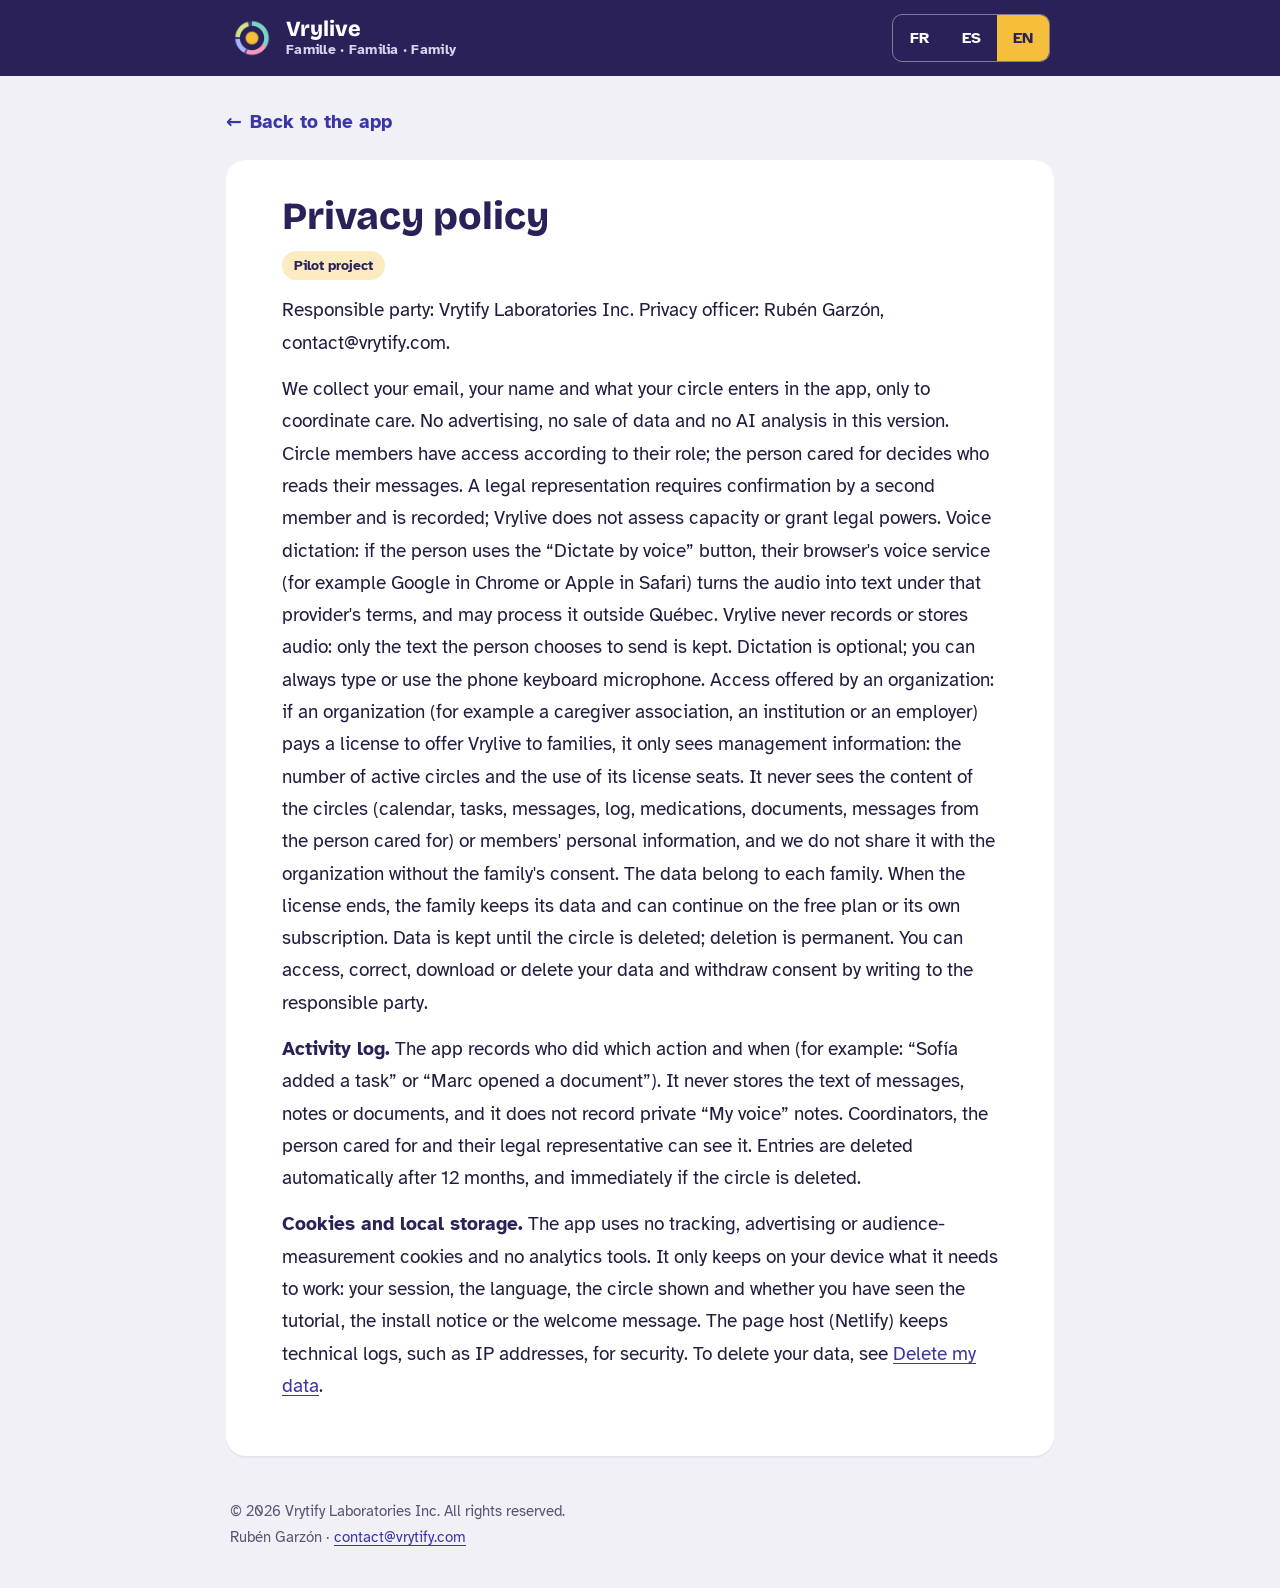
<file: famille/app/privacidad.html>
<!DOCTYPE html>
<html lang="fr"><head><meta charset="utf-8"><meta name="viewport" content="width=device-width, initial-scale=1"><meta name="robots" content="noindex"><title>Vrylive - Confidentialité</title><link rel="stylesheet" href="legal.css"><link rel="icon" href="icons/favicon-32.png" sizes="32x32"><meta name="theme-color" content="#2A2159"></head>
<body>
<header class="lg-top"><div class="in"><a class="lg-brand" href="./"><img src="icons/icon-192.png" alt="" width="44" height="44"><span>Vrylive<small>Famille · Familia · Family</small></span></a><div class="langs" role="group" aria-label="Langue / Idioma / Language"><button type="button" data-l="fr">FR</button><button type="button" data-l="es">ES</button><button type="button" data-l="en">EN</button></div></div></header>
<main class="lg-main"><a class="lg-back" href="./">&larr; <span data-lt="back"></span></a>
<article lang="fr"><h1>Politique de confidentialité</h1>
<p><b>Projet pilote</b></p>
<h2>Qui est responsable</h2><p>Responsable : <span data-c="orgName"></span> Responsable de la protection des renseignements personnels : <span data-c="privacyOfficer"></span>, <span data-c="privacyEmail"></span>.</p>
<h2>Ce que nous recueillons</h2><p>Votre courriel et votre nom ; ce que votre cercle inscrit dans l'application : calendrier, tâches, messages, journal, documents, contacts et messages de la personne aidée. Évitez d'inscrire des renseignements médicaux qui ne sont pas nécessaires à l'organisation.</p>
<h2>Pourquoi</h2><p>Uniquement pour coordonner les soins au sein de votre cercle. Pas de publicité et pas de vente de données. Aucune intelligence artificielle n'analyse vos données dans cette version.</p>
<h2>Qui y a accès</h2><p>Les membres de votre cercle, selon leur rôle. La personne aidée décide qui lit ses messages. Une représentation légale exige la confirmation d'un second membre et est consignée. Vrylive n'évalue pas la capacité d'une personne et ne confère aucun pouvoir légal.</p>
<h2>Dictée vocale</h2><p>La personne aidée peut dicter ses messages. Si elle utilise le bouton « Dicter à voix haute », l'audio est transformé en texte par le service vocal de son navigateur (par exemple Google pour Chrome ou Apple pour Safari), selon les conditions de ce fournisseur, et peut être traité hors du Québec. Vrylive n'enregistre et ne conserve jamais l'audio : seul le texte que la personne choisit d'envoyer est conservé. La dictée est facultative ; on peut toujours écrire ou utiliser le micro du clavier du téléphone.</p>
<h2>Accès offert par un organisme</h2><p>Un organisme (par exemple une association de proches aidants, un établissement ou un employeur) peut payer une licence pour offrir Vrylive à des familles. Dans ce cas, l'organisme voit seulement des renseignements de gestion : le nombre de cercles actifs et l'utilisation des places de sa licence. Il ne voit jamais le contenu des cercles (calendrier, tâches, messages, journal, médicaments, documents, messages de la personne aidée) ni les renseignements personnels des membres, et nous ne les lui communiquons pas sans le consentement de la famille. Les données appartiennent à chaque famille. À la fin de la licence, la famille conserve ses données et peut continuer avec le plan gratuit ou son propre abonnement.</p>
<h2>Journal d'activité</h2><p>L'application inscrit qui a fait quelle action et quand (par exemple : « Sofía a ajouté une tâche » ou « Marc a ouvert un document »). Le journal ne contient jamais le texte des messages, des notes ni des documents, et il n'inscrit pas les notes privées de « Ma voix ». Il est visible par la coordination, par la personne aidée et par son représentant légal. Les entrées sont effacées automatiquement après 12 mois ; elles sont effacées immédiatement si le cercle est supprimé.</p>
<h2>Où et combien de temps</h2><p>Les données sont conservées jusqu'à ce que le cercle soit effacé ; l'effacement est définitif.</p>
<h2>Témoins et stockage local</h2><p>L'application n'utilise aucun témoin (cookie) de suivi, de publicité ou de mesure d'audience, et aucun outil d'analyse. Elle garde seulement, sur votre appareil, quelques éléments nécessaires à son fonctionnement : votre session de connexion (Supabase), la langue choisie, le cercle affiché, et si vous avez déjà vu le tutoriel, l'avis d'installation ou le message de bienvenue. Les polices de caractères sont hébergées par l'application elle-même. L'hébergeur des pages (Netlify) conserve des journaux techniques, comme l'adresse IP, pour assurer la sécurité du service. Pour effacer ces éléments, déconnectez-vous ou videz les données du site dans votre navigateur.</p>
<h2>Supprimer vos données</h2><p>Les façons d'effacer un contenu, un cercle ou votre compte sont expliquées sur la page <a href="supprimer-donnees.html">Supprimer mes données</a>.</p>
<h2>Vos droits</h2><p>Vous pouvez consulter, faire corriger, télécharger ou faire effacer vos renseignements et retirer votre consentement en écrivant au responsable.</p></article>
<article lang="es"><h1>Política de privacidad</h1><p><b>Proyecto piloto</b></p>
<p>Responsable: <span data-c="orgName"></span> Protección de datos: <span data-c="privacyOfficer"></span>, <span data-c="privacyEmail"></span>.</p>
<p>Recogemos tu correo, tu nombre y lo que tu círculo escribe en la app, solo para coordinar los cuidados. Sin publicidad, sin venta de datos y sin análisis con inteligencia artificial en esta versión. Acceden los miembros de tu círculo según su rol; la persona cuidada decide quién lee sus mensajes. Una representación legal requiere la confirmación de un segundo miembro y queda registrada; Vrylive no evalúa la capacidad ni otorga poderes legales. Dictado por voz: si la persona usa el botón «Dictar con la voz», el servicio de voz de su navegador (por ejemplo, Google en Chrome o Apple en Safari) convierte el audio en texto según las condiciones de ese proveedor, y puede procesarlo fuera de Québec. Vrylive nunca graba ni guarda el audio: solo se conserva el texto que la persona decide enviar. El dictado es opcional; siempre se puede escribir o usar el micrófono del teclado. Acceso ofrecido por un organismo: si un organismo (por ejemplo, una asociación de proches aidants, un establecimiento o un empleador) paga una licencia para ofrecer Vrylive a familias, solo ve información de gestión: el número de círculos activos y el uso de los cupos de su licencia. Nunca ve el contenido de los círculos (calendario, tareas, mensajes, registro, medicamentos, documentos, mensajes de la persona cuidada) ni los datos personales de los miembros, y no se los comunicamos sin el consentimiento de la familia. Los datos pertenecen a cada familia. Al terminar la licencia, la familia conserva sus datos y puede seguir con el plan gratuito o con su propia suscripción. Los datos se conservan hasta que se borre el círculo; el borrado es definitivo. Puedes consultar, corregir, descargar o borrar tus datos y retirar tu consentimiento escribiendo al responsable.</p><p><b>Registro de actividad.</b> La aplicación anota quién hizo qué acción y cuándo (por ejemplo: «Sofía agregó una tarea» o «Marc abrió un documento»). Nunca guarda el texto de los mensajes, las notas ni los documentos, y no anota las notas privadas de «Mi voz». Lo ven la coordinación, la persona cuidada y su representante legal. Las entradas se borran automáticamente después de 12 meses, y de inmediato si se borra el círculo.</p>
<p><b>Cookies y almacenamiento local.</b> La aplicación no usa cookies de seguimiento, publicidad ni medición de audiencia, ni herramientas de análisis. Solo guarda en su aparato lo necesario para funcionar: la sesión, el idioma, el círculo que ve y si ya vio el tutorial, el aviso de instalación o el mensaje de bienvenida. El alojamiento de las páginas (Netlify) guarda registros técnicos, como la dirección IP, por seguridad. Para borrar sus datos, vea <a href="supprimer-donnees.html">Borrar mis datos</a>.</p>
</article>
<article lang="en"><h1>Privacy policy</h1><p><b>Pilot project</b></p>
<p>Responsible party: <span data-c="orgNameEn"></span> Privacy officer: <span data-c="privacyOfficer"></span>, <span data-c="privacyEmail"></span>.</p>
<p>We collect your email, your name and what your circle enters in the app, only to coordinate care. No advertising, no sale of data and no AI analysis in this version. Circle members have access according to their role; the person cared for decides who reads their messages. A legal representation requires confirmation by a second member and is recorded; Vrylive does not assess capacity or grant legal powers. Voice dictation: if the person uses the “Dictate by voice” button, their browser's voice service (for example Google in Chrome or Apple in Safari) turns the audio into text under that provider's terms, and may process it outside Québec. Vrylive never records or stores audio: only the text the person chooses to send is kept. Dictation is optional; you can always type or use the phone keyboard microphone. Access offered by an organization: if an organization (for example a caregiver association, an institution or an employer) pays a license to offer Vrylive to families, it only sees management information: the number of active circles and the use of its license seats. It never sees the content of the circles (calendar, tasks, messages, log, medications, documents, messages from the person cared for) or members' personal information, and we do not share it with the organization without the family's consent. The data belong to each family. When the license ends, the family keeps its data and can continue on the free plan or its own subscription. Data is kept until the circle is deleted; deletion is permanent. You can access, correct, download or delete your data and withdraw consent by writing to the responsible party.</p><p><b>Activity log.</b> The app records who did which action and when (for example: “Sofía added a task” or “Marc opened a document”). It never stores the text of messages, notes or documents, and it does not record private “My voice” notes. Coordinators, the person cared for and their legal representative can see it. Entries are deleted automatically after 12 months, and immediately if the circle is deleted.</p>
<p><b>Cookies and local storage.</b> The app uses no tracking, advertising or audience-measurement cookies and no analytics tools. It only keeps on your device what it needs to work: your session, the language, the circle shown and whether you have seen the tutorial, the install notice or the welcome message. The page host (Netlify) keeps technical logs, such as IP addresses, for security. To delete your data, see <a href="supprimer-donnees.html">Delete my data</a>.</p>
</article>
</main>
<footer class="lg-foot"><p>© 2026 <span data-org></span> <span data-lt="rights"></span></p><p><span data-c="privacyOfficer"></span> · <a href="mailto:contact@vrytify.com">contact@vrytify.com</a></p></footer>
<script src="config.js"></script><script src="privacy.js"></script></body></html>
</file>
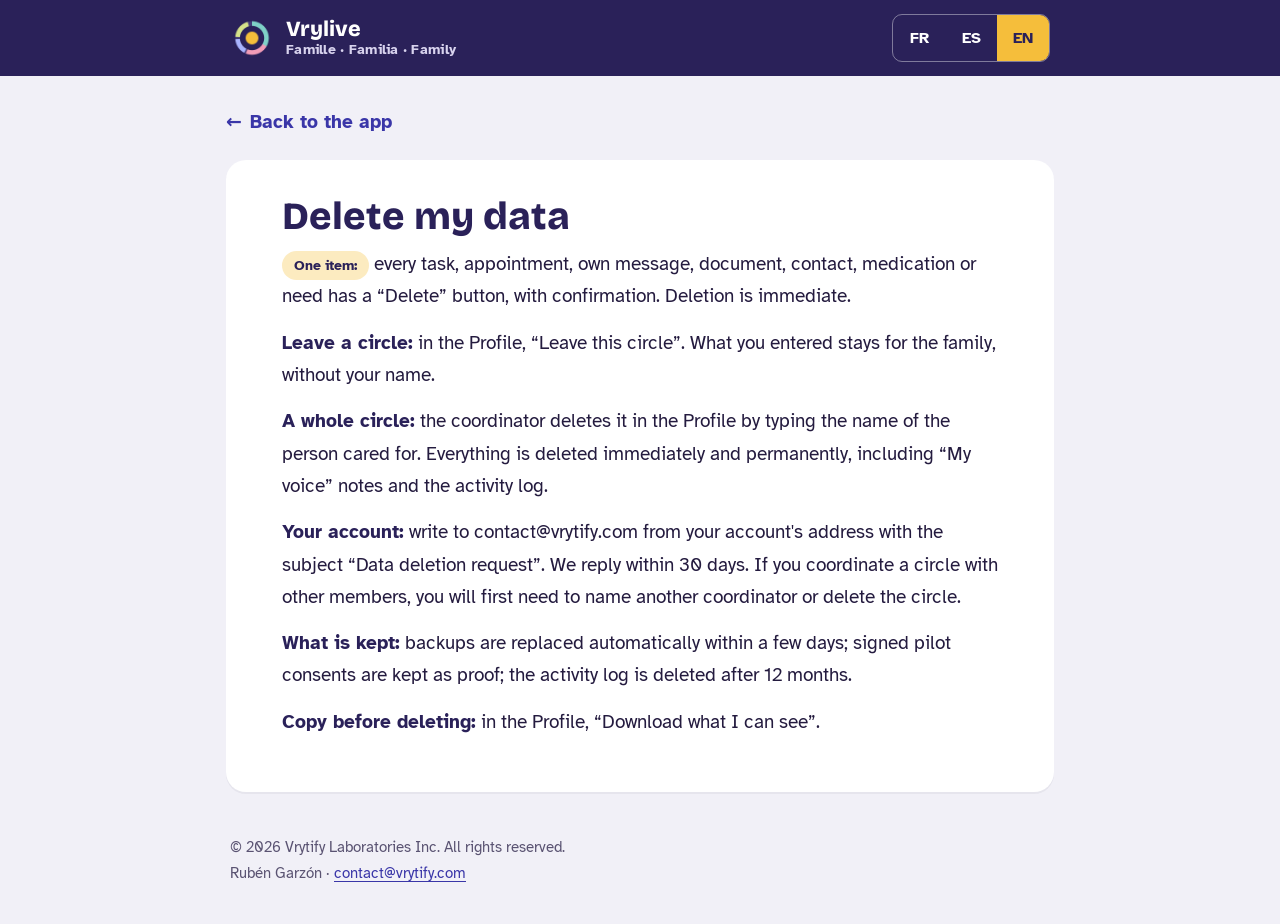
<file: famille/app/supprimer-donnees.html>
<!DOCTYPE html>
<html lang="fr"><head><meta charset="utf-8"><meta name="viewport" content="width=device-width, initial-scale=1"><meta name="robots" content="noindex"><title>Vrylive - Supprimer mes données</title><link rel="stylesheet" href="legal.css"><link rel="icon" href="icons/favicon-32.png" sizes="32x32"><meta name="theme-color" content="#2A2159"></head>
<body>
<header class="lg-top"><div class="in"><a class="lg-brand" href="./"><img src="icons/icon-192.png" alt="" width="44" height="44"><span>Vrylive<small>Famille · Familia · Family</small></span></a><div class="langs" role="group" aria-label="Langue / Idioma / Language"><button type="button" data-l="fr">FR</button><button type="button" data-l="es">ES</button><button type="button" data-l="en">EN</button></div></div></header>
<main class="lg-main"><a class="lg-back" href="./">&larr; <span data-lt="back"></span></a>
<article lang="fr"><h1>Supprimer mes données</h1>
<p>Vous pouvez effacer vos renseignements à tout moment. Voici comment, selon ce que vous voulez effacer.</p>
<h2>Effacer un contenu précis</h2><p>Dans l'application, chaque tâche, rendez-vous, message que vous avez écrit, document, contact, médicament ou besoin a un bouton « Supprimer ». L'application demande toujours une confirmation. L'effacement est immédiat.</p>
<h2>Quitter un cercle</h2><p>Dans le Profil, touchez « Quitter ce cercle ». Vous n'avez plus accès au cercle. Les tâches et messages que vous avez inscrits restent dans le cercle pour la famille, sans votre nom.</p>
<h2>Supprimer tout un cercle</h2><p>La personne qui coordonne le cercle peut le supprimer dans le Profil (« Effacer tout le cercle »), en écrivant le nom de la personne aidée pour confirmer. Tout le contenu du cercle est effacé immédiatement et définitivement : calendrier, tâches, messages, documents, médicaments, notes de « Ma voix » et journal d'activité.</p>
<h2>Supprimer votre compte</h2><p>Écrivez à <span data-c="privacyEmail"></span> à partir de l'adresse de votre compte, avec l'objet « Demande de suppression de données ». Nous traitons la demande dans un délai de 30 jours et vous confirmons l'effacement par courriel. Si vous coordonnez un cercle avec d'autres membres, nous vous demanderons d'abord de nommer une autre personne à la coordination ou de supprimer le cercle.</p>
<h2>Ce qui est conservé</h2><p>Les copies de sécurité de la base de données sont remplacées automatiquement en quelques jours. Le registre des consentements signés du projet pilote est conservé comme preuve. Le journal d'activité est effacé après 12 mois dans tous les cas.</p>
<h2>Obtenir une copie avant d'effacer</h2><p>Dans le Profil, touchez « Télécharger ce que je peux voir » pour télécharger le contenu du cercle.</p>
<p>Responsable : <span data-c="privacyOfficer"></span>, <span data-c="privacyEmail"></span>. Vous pouvez aussi vous adresser à la Commission d'accès à l'information du Québec.</p></article>
<article lang="es"><h1>Borrar mis datos</h1>
<p><b>Un contenido:</b> cada tarea, cita, mensaje propio, documento, contacto, medicamento o necesidad tiene el botón «Suprimir», con confirmación. El borrado es inmediato.</p>
<p><b>Salir de un círculo:</b> en el Perfil, «Salir de este círculo». Lo que usted anotó queda para la familia, sin su nombre.</p>
<p><b>Todo un círculo:</b> la coordinación lo borra en el Perfil, escribiendo el nombre de la persona cuidada. Se borra todo de inmediato y para siempre, incluidas las notas de «Mi voz» y el registro de actividad.</p>
<p><b>Su cuenta:</b> escriba a <span data-c="privacyEmail"></span> desde el correo de su cuenta, con el asunto «Solicitud de borrado de datos». Respondemos en un plazo de 30 días. Si coordina un círculo con otros miembros, primero deberá nombrar a otra persona coordinadora o borrar el círculo.</p>
<p><b>Lo que se conserva:</b> las copias de seguridad se reemplazan solas en pocos días; los consentimientos firmados del piloto se guardan como prueba; el registro de actividad se borra a los 12 meses.</p>
<p><b>Copia antes de borrar:</b> en el Perfil, «Descargar lo que puedo ver».</p></article>
<article lang="en"><h1>Delete my data</h1>
<p><b>One item:</b> every task, appointment, own message, document, contact, medication or need has a “Delete” button, with confirmation. Deletion is immediate.</p>
<p><b>Leave a circle:</b> in the Profile, “Leave this circle”. What you entered stays for the family, without your name.</p>
<p><b>A whole circle:</b> the coordinator deletes it in the Profile by typing the name of the person cared for. Everything is deleted immediately and permanently, including “My voice” notes and the activity log.</p>
<p><b>Your account:</b> write to <span data-c="privacyEmail"></span> from your account's address with the subject “Data deletion request”. We reply within 30 days. If you coordinate a circle with other members, you will first need to name another coordinator or delete the circle.</p>
<p><b>What is kept:</b> backups are replaced automatically within a few days; signed pilot consents are kept as proof; the activity log is deleted after 12 months.</p>
<p><b>Copy before deleting:</b> in the Profile, “Download what I can see”.</p></article>
</main>
<footer class="lg-foot"><p>© 2026 <span data-org></span> <span data-lt="rights"></span></p><p><span data-c="privacyOfficer"></span> · <a href="mailto:contact@vrytify.com">contact@vrytify.com</a></p></footer>
<script src="config.js"></script><script src="privacy.js"></script></body></html>
</file>
<file: site.css>
@font-face{font-family:"Atkinson Hyperlegible";font-weight:400;font-display:swap;src:url(famille/app/fonts/atkinson-hyperlegible-latin-400-normal.woff2) format("woff2")}
@font-face{font-family:"Atkinson Hyperlegible";font-weight:700;font-display:swap;src:url(famille/app/fonts/atkinson-hyperlegible-latin-700-normal.woff2) format("woff2")}
@font-face{font-family:"Bricolage Grotesque";font-weight:600;font-display:swap;src:url(famille/app/fonts/bricolage-grotesque-latin-600-normal.woff2) format("woff2")}
@font-face{font-family:"Bricolage Grotesque";font-weight:800;font-display:swap;src:url(famille/app/fonts/bricolage-grotesque-latin-800-normal.woff2) format("woff2")}
/* One quiet editorial page around a single motif: the family ring. */
:root{--ground:#F5F6F1;--paper:#FFFFFF;--ink:#12213A;--muted:#4A586B;--line:#D9DDD3;--accent:#1F5F7D;--night:#12213A;--yolk:#F2B705;
--m1:#3DBE74;--m2:#9B79E8;--m3:#4DA3C7;--m4:#FFD65A;
--display:"Bricolage Grotesque","Trebuchet MS",sans-serif;--body:"Atkinson Hyperlegible",Verdana,sans-serif;color-scheme:light}
*{box-sizing:border-box}
html{-webkit-text-size-adjust:100%}
body{margin:0;background:var(--ground);color:var(--ink);font:18px/1.55 var(--body)}
h1,h2,h3{font-family:var(--display);line-height:1.12;margin:0;text-wrap:balance}
h1{font-size:clamp(2.1rem,6vw,3.4rem);font-weight:800}
h2{font-size:clamp(1.5rem,3.5vw,2.1rem);font-weight:800}
h3{font-size:1.2rem;font-weight:600}
p{margin:0}
a{color:var(--accent)}
:focus-visible{outline:3px solid var(--accent);outline-offset:3px}
.dark :focus-visible{outline-color:var(--yolk)}
.wrap{max-width:1080px;margin:0 auto;padding:0 20px}
header.top{display:flex;flex-wrap:wrap;justify-content:space-between;align-items:center;gap:12px;padding:18px 0}
.logo{display:flex;align-items:center;gap:10px;font:800 1.4rem var(--display);color:inherit;text-decoration:none}
.logo small{font:600 .85rem var(--body);opacity:.8}
.langs{display:flex;flex:0 0 auto;border:1px solid rgba(255,255,255,.35);border-radius:10px;overflow:hidden}
.langs button{border:0;background:none;color:inherit;font:700 .95rem var(--body);min-width:46px;min-height:44px;padding:0 6px;flex:0 0 auto;-webkit-appearance:none;appearance:none;cursor:pointer}
.langs button[aria-pressed=true]{background:var(--yolk);color:var(--ink)}
.light .langs{border-color:var(--line)}
.light .langs button[aria-pressed=true]{background:var(--ink);color:#fff}
.dark{background:var(--night);color:#fff}
.hero{display:grid;grid-template-columns:minmax(0,1.15fr) minmax(0,.85fr);gap:40px;align-items:center;padding:28px 0 64px}
.hero p.lead{font-size:1.2rem;color:#CFE0F2;max-width:34em;margin:18px 0 28px}
.hero svg{width:100%;max-width:360px;height:auto;justify-self:center}
.btns{display:flex;gap:12px;flex-wrap:wrap}
.btn{display:inline-flex;align-items:center;justify-content:center;min-height:52px;padding:10px 22px;border-radius:12px;font-weight:700;text-decoration:none;border:2px solid transparent}
.btn.primary{background:var(--yolk);color:var(--ink)}
.btn.primary:hover{background:#FFC929}
.btn.ghost{border-color:currentColor;color:inherit}
.light .btn.primary{background:var(--accent);color:#fff}
.light .btn.primary:hover{background:#174A62}
section.block{padding:64px 0}
section.block>.wrap>h2{max-width:20em}
section.block>.wrap>p.sub{color:var(--muted);max-width:40em;margin-top:12px}
.grid{display:grid;grid-template-columns:repeat(3,minmax(0,1fr));gap:20px;margin-top:32px}
.card{background:var(--paper);border-radius:18px;padding:24px;display:flex;flex-direction:column;gap:10px}
.card p{color:var(--muted)}
.app-card{display:grid;grid-template-columns:minmax(0,1fr) 220px;gap:28px;align-items:center;background:var(--paper);border-radius:22px;padding:28px;margin-top:28px}
.app-card img{width:100%;height:auto;border-radius:16px;box-shadow:0 10px 30px rgba(36,27,63,.18)}
.tag{display:inline-block;background:#FCEBC0;color:#5C4300;font-weight:700;font-size:.85rem;border-radius:6px;padding:2px 10px;align-self:flex-start}
.soon{border:2px dashed var(--line);background:none}
.feat{display:grid;grid-template-columns:repeat(2,minmax(0,1fr));gap:20px;margin-top:32px}
.shots{display:grid;grid-template-columns:repeat(3,minmax(0,1fr));gap:20px;margin-top:32px}
.shots figure{margin:0;display:flex;flex-direction:column;gap:10px}
.shots img{width:100%;height:auto;border-radius:16px;box-shadow:0 10px 30px rgba(36,27,63,.15)}
.shots figcaption{color:var(--muted);font-size:.95rem}
ol.steps{list-style:none;counter-reset:s;padding:0;margin:32px 0 0;display:grid;grid-template-columns:repeat(3,minmax(0,1fr));gap:20px}
ol.steps li{counter-increment:s;background:var(--paper);border-radius:18px;padding:24px}
ol.steps li::before{content:counter(s);display:grid;place-items:center;width:40px;height:40px;border-radius:50%;background:var(--yolk);font:800 1.1rem var(--display);margin-bottom:12px}
.voice{display:grid;grid-template-columns:minmax(0,1fr) minmax(0,1fr);gap:40px;align-items:center}
.voice ul{margin:18px 0 0;padding-left:20px;display:grid;gap:8px;color:#CFE0F2}
.note-box{background:#FCEBC0;border-radius:14px;padding:16px 20px;margin-top:28px;color:#3D2E00}
footer{background:var(--ink);color:#CFE0F2;padding:40px 0;font-size:.95rem}
footer .row{display:flex;justify-content:space-between;gap:24px;flex-wrap:wrap}
footer a{color:#fff}
footer .links{display:flex;gap:18px;flex-wrap:wrap}
@media (max-width:820px){
 .hero,.voice,.app-card{grid-template-columns:minmax(0,1fr)}
 .hero svg{max-width:240px;order:-1}
 .grid,.feat,.shots,ol.steps{grid-template-columns:minmax(0,1fr)}
 .shots{grid-template-columns:repeat(3,minmax(220px,1fr));overflow-x:auto;padding-bottom:8px}
 .app-card img{max-width:240px}
 section.block{padding:48px 0}
}
@media (prefers-reduced-motion:no-preference){.ring circle.seg{transition:stroke-dashoffset 1.2s ease-out}}
/* Degradado de la marca VRYTIFY (amarillo, verde, azul, morado) */
:root{--grad:linear-gradient(90deg,#F2B705 0%,#2E9C5A 35%,#2C7DA0 68%,#7B4FD0 100%)}
body > .dark::before{content:"";display:block;height:5px;background:var(--grad)}
footer{border-top:5px solid transparent;border-image:var(--grad) 1}
</file>
<file: famille/app/styles.css>
@font-face{font-family:"Atkinson Hyperlegible";font-weight:400;font-display:swap;src:url(fonts/atkinson-hyperlegible-latin-400-normal.woff2) format("woff2")}
@font-face{font-family:"Atkinson Hyperlegible";font-weight:700;font-display:swap;src:url(fonts/atkinson-hyperlegible-latin-700-normal.woff2) format("woff2")}
@font-face{font-family:"Bricolage Grotesque";font-weight:600;font-display:swap;src:url(fonts/bricolage-grotesque-latin-600-normal.woff2) format("woff2")}
@font-face{font-family:"Bricolage Grotesque";font-weight:800;font-display:swap;src:url(fonts/bricolage-grotesque-latin-800-normal.woff2) format("woff2")}

/* Layout idea: the family drawn as a ring around the person cared for; everything else stays quiet, large and legible. */
:root{
  --ground:#F1F0F7;--paper:#FFFFFF;--ink:#241B3F;--muted:#5A5372;--line:#DAD7E6;
  --accent:#3A36A8;--night:#2A2159;--yolk:#F5BE3B;--late:#B3261E;--ok:#1B7346;
  --m1:#7FD1C7;--m2:#F29CB7;--m3:#A9B4FF;--m4:#D6E28A;--m5:#F4B183;--m6:#C9A7EB;
  --display:"Bricolage Grotesque","Trebuchet MS",sans-serif;
  --body:"Atkinson Hyperlegible",Verdana,sans-serif;
  color-scheme:light;
}
*{box-sizing:border-box}
html{-webkit-text-size-adjust:100%;text-size-adjust:100%}
html,body{margin:0;height:100%}
body{background:var(--ground);color:var(--ink);font:18px/1.45 var(--body)}
h1,h2,h3{font-family:var(--display);line-height:1.15;margin:0;text-wrap:balance}
h1{font-size:2rem;font-weight:800}
h2{font-size:1.3rem;font-weight:600}
p{margin:0}
ul{list-style:none;margin:0;padding:0}
button,select,input,textarea{font:inherit;color:inherit}
button{cursor:pointer}
:focus-visible{outline:3px solid var(--accent);outline-offset:2px}
.hero :focus-visible{outline-color:var(--yolk)}

.demo{background:var(--ink);color:#fff;font-size:.85rem;padding:6px 16px;text-align:center}
.app{display:grid;grid-template-columns:232px minmax(0,1fr);min-height:calc(100% - 34px)}
nav.main{position:sticky;top:0;height:100vh;padding:20px 12px;border-right:1px solid var(--line);display:flex;flex-direction:column;gap:4px;background:var(--ground)}
.brand{display:flex;align-items:center;gap:10px;font:800 1.3rem var(--display);padding:4px 10px 18px}
.brand svg{flex:none}
nav.main button{display:flex;align-items:center;gap:12px;min-height:48px;padding:8px 12px;border:0;border-radius:10px;background:none;text-align:left;width:100%}
nav.main button:hover{background:#E4E2F0}
nav.main button[aria-current=page]{background:var(--accent);color:#fff;font-weight:700}
nav.main svg.ic{flex:none;width:24px;height:24px;fill:none;stroke:currentColor;stroke-width:1.9;stroke-linecap:round;stroke-linejoin:round}
.nav-more{display:none!important}

.wrap{padding:16px 28px 48px;max-width:1040px;width:100%;margin:0 auto;display:flex;flex-direction:column;gap:22px}
.top{display:flex;justify-content:space-between;align-items:center;gap:12px;flex-wrap:wrap}
.langs{display:flex;flex:0 0 auto;border:1px solid var(--line);border-radius:10px;overflow:hidden;background:var(--paper)}
.langs button{border:0;background:none;min-width:48px;min-height:44px;padding:0 6px;flex:0 0 auto;-webkit-appearance:none;appearance:none;color:inherit;font-weight:700}
.langs button[aria-pressed=true]{background:var(--ink);color:#fff}
.viewer{display:flex;align-items:center;gap:8px;font-size:.92rem;color:var(--muted)}
select,input,textarea{background:var(--paper);border:1px solid #A9A4BE;border-radius:8px;padding:9px 10px;min-height:44px;max-width:100%}
.head{display:flex;justify-content:space-between;align-items:flex-end;gap:12px;flex-wrap:wrap}
.head p{color:var(--muted)}

.btn{border:0;border-radius:10px;background:var(--accent);color:#fff;font-weight:700;padding:10px 18px;min-height:48px}
.btn:hover{background:#2C2989}
.btn.ghost{background:none;color:var(--accent);border:2px solid var(--accent)}
.btn.ghost:hover{background:#E7E6F6}
.btn.small{min-height:44px;padding:6px 14px;font-size:.92rem}
.chips{display:flex;gap:8px;flex-wrap:wrap}
.chips button{border:1px solid #A9A4BE;background:var(--paper);border-radius:22px;padding:6px 14px;min-height:44px}
.chips button[aria-pressed=true]{background:var(--ink);border-color:var(--ink);color:#fff}

.hero{background:var(--night);color:#fff;border-radius:24px;padding:24px;display:grid;grid-template-columns:minmax(240px,340px) minmax(0,1fr);gap:28px;align-items:center}
.hero svg{width:100%;height:auto;display:block}
.hero h1{margin-bottom:4px}
.hero .sub{color:#D8D3EE;margin-bottom:12px}
.share button{display:grid;grid-template-columns:44px minmax(0,1fr) auto;align-items:center;gap:12px;width:100%;padding:8px 6px;min-height:56px;background:none;border:0;border-top:1px solid rgba(255,255,255,.18);color:#fff;text-align:left}
.share button:hover{background:rgba(255,255,255,.08)}
.share small{display:block;color:#D8D3EE;font-size:.85rem}
.warn-line{margin-top:12px;background:var(--yolk);color:var(--ink);border-radius:10px;padding:10px 14px;font-weight:700}

.av{display:inline-grid;place-items:center;width:44px;height:44px;border-radius:50%;font-weight:700;color:var(--ink);flex:none}
.av.sm{width:36px;height:36px;font-size:.85rem}
.av.none{background:var(--yolk)}
.av.sys{background:var(--line)}

.cols{display:grid;grid-template-columns:repeat(2,minmax(0,1fr));gap:22px;align-items:start}
.sheet{background:var(--paper);border-radius:16px;padding:6px 18px 10px}
.sheet>h2{padding:14px 0 8px}
.row{display:flex;gap:12px;align-items:center;padding:12px 0;border-top:1px solid var(--line)}
.sheet>ul>.row:first-child{border-top:0}
.grow{flex:1;min-width:0}
.title{font-weight:700;overflow-wrap:break-word;hyphens:auto}
.done .title{text-decoration:line-through;color:var(--muted)}
.meta{display:flex;flex-wrap:wrap;gap:4px 12px;font-size:.92rem;color:var(--muted)}
.tag{font-size:.82rem;font-weight:700;border-radius:6px;padding:2px 8px;white-space:nowrap}
.tag.late{background:#FBE4E2;color:var(--late)}
.tag.yolk{background:#FCEBC0;color:#5C4300}
.tag.high{background:var(--ink);color:#fff}
.tag.ok{background:#DDF1E5;color:var(--ok)}
.tag.plain{background:var(--ground);color:var(--ink)}
.empty{padding:16px 0;color:var(--muted)}
.check{width:44px;height:44px;flex:none;border-radius:12px;border:2px solid var(--accent);background:var(--paper);display:grid;place-items:center;padding:0}
.check svg{width:24px;height:24px;fill:none;stroke:#fff;stroke-width:3;stroke-linecap:round;stroke-linejoin:round;visibility:hidden}
.check[aria-pressed=true]{background:var(--ok);border-color:var(--ok)}
.check[aria-pressed=true] svg{visibility:visible}
.check:disabled{opacity:.5;cursor:not-allowed}
.row.wrap-sm{flex-wrap:wrap}

.cal{display:grid;grid-template-columns:repeat(7,minmax(0,1fr));gap:3px;padding-bottom:10px}
.cal span{text-align:center;font-size:.82rem;color:var(--muted);padding:4px 0}
.cal button{min-height:72px;font-size:1.1rem;border:0;border-radius:10px;background:none;display:flex;flex-direction:column;align-items:center;gap:2px;padding:6px 0;font-variant-numeric:tabular-nums}
.cal button:hover{background:var(--ground)}
.cal button.today{box-shadow:inset 0 0 0 2px var(--accent)}
.cal button[aria-pressed=true]{background:var(--accent);color:#fff}
.cal i{width:7px;height:7px;border-radius:50%;background:var(--accent);display:block}
.dots-d{display:flex;gap:3px;min-height:7px}
.cal i.task{border-radius:2px;background:var(--ok)}
.cal i.task.late{background:var(--late)}
.cal-legend{display:flex;gap:16px;flex-wrap:wrap;font-size:.85rem;color:var(--muted);padding:2px 0 6px}
.cal-legend span{display:inline-flex;align-items:center;gap:6px}
.cal-legend i{width:9px;height:9px;border-radius:50%;background:var(--accent);display:inline-block}
.cal-legend i.task{border-radius:2px;background:var(--ok)}
.cal-sub{font-size:1rem;padding:10px 0 2px;color:var(--muted)}
.docrow .grow{flex-basis:100%}
.docctl{display:flex;gap:10px;align-items:center;flex-wrap:wrap}
.cal i.open{background:var(--yolk);outline:1px solid #8A6500}
.cal button[aria-pressed=true] i{background:#fff}
.cal button[aria-pressed=true] i.task{background:#fff;outline:1px solid #fff}
.calbar{display:flex;align-items:center;justify-content:space-between;padding:10px 0}
.calbar b{font:600 1.4rem var(--display);text-align:center;flex:1}
.calbar b::first-letter{text-transform:uppercase}
.iconbtn{width:44px;height:44px;border:1px solid #A9A4BE;background:var(--paper);border-radius:10px}

.msg{display:flex;gap:12px;padding:14px 0;border-top:1px solid var(--line)}
.sheet>ul>.msg:first-child{border-top:0}
.msg.important .bubble{border-left:4px solid var(--yolk);padding-left:10px}
.star{background:none;border:0;color:var(--muted);min-height:44px;padding:0 6px;font-size:.88rem;text-decoration:underline}
.composer{display:flex;gap:8px;padding:12px 0}
.composer textarea{flex:1;min-width:0;resize:vertical;min-height:48px}

.tl{position:relative;padding-left:18px;border-left:3px solid var(--line);margin:8px 0 10px 6px}
.tl li{position:relative;padding:10px 0}
.tl li::before{content:"";position:absolute;left:-26px;top:17px;width:13px;height:13px;border-radius:50%;background:var(--accent);border:2px solid var(--paper)}
.tl li.need::before{background:var(--yolk)}
.tl li.major::before{background:var(--late)}

.stats{display:grid;grid-template-columns:repeat(4,minmax(0,1fr));gap:12px}
.stats div{background:var(--paper);border-radius:14px;padding:12px 16px}
.stats b{display:block;font:800 2.1rem/1.1 var(--display);font-variant-numeric:tabular-nums}
.stats span{font-size:.92rem;color:var(--muted)}
.bars li{display:grid;grid-template-columns:36px 90px minmax(0,1fr) 28px;gap:10px;align-items:center;padding:7px 0}
.bars .b{height:12px;background:var(--ground);border-radius:6px;overflow:hidden}
.bars .b i{display:block;height:100%}
.bars em{font-style:normal;text-align:right;font-variant-numeric:tabular-nums}
.facts li{padding:9px 0;border-top:1px solid var(--line)}
.facts li:first-child{border-top:0}
.note{font-size:.92rem;color:var(--muted)}

.morelist button{display:flex;align-items:center;gap:14px;width:100%;min-height:64px;background:none;border:0;border-top:1px solid var(--line);text-align:left;font-weight:700}
.morelist li:first-child button{border-top:0}
.morelist svg{width:26px;height:26px;fill:none;stroke:var(--accent);stroke-width:1.9;stroke-linecap:round;stroke-linejoin:round;flex:none}

dialog{border:0;border-radius:18px;padding:0;width:min(480px,calc(100vw - 24px));color:var(--ink);background:var(--paper)}
dialog::backdrop{background:rgba(36,27,63,.55)}
dialog form{display:flex;flex-direction:column;gap:12px;padding:20px}
dialog label{display:flex;flex-direction:column;gap:4px;font-weight:700;font-size:1rem;color:var(--ink)}
dialog input,dialog select,dialog textarea{width:100%;font-weight:400;color:var(--ink);background:var(--paper)}
.actions{display:flex;gap:10px;justify-content:flex-end;flex-wrap:wrap}
.btn.danger{background:var(--late)}
.btn.danger:hover{background:#8E1D17}
.dict{display:flex;flex-direction:column;gap:6px;align-items:flex-start;font-weight:400;margin-top:6px}
.dict button[aria-pressed=true]{background:var(--late);border-color:var(--late);color:#fff}
.dots{display:flex;flex-wrap:wrap;gap:3px;margin-top:8px;align-items:center}
.dots i{width:12px;height:12px;border-radius:50%;display:block}
.dots i.ok{background:var(--ok)}.dots i.miss{background:var(--late)}.dots i.wait{background:var(--line)}
.dots b{width:7px}
.bars.share li{grid-template-columns:36px minmax(60px,90px) minmax(0,1fr) 44px;row-gap:2px}
.bars.share small,.bars.share .spark{grid-column:2/-1}
.spark{display:flex;gap:3px;align-items:flex-end;height:30px}
.spark i{width:12px;border-radius:2px 2px 0 0;opacity:.85;display:block}
.calview{display:grid;grid-template-columns:minmax(0,1.5fr) minmax(0,1fr);gap:22px;align-items:start}
.calsheet{padding:12px 24px 18px}
.say{display:grid;grid-template-columns:repeat(auto-fit,minmax(190px,1fr));gap:10px}
.say button{min-height:68px;border:0;border-left:8px solid var(--c);border-radius:12px;background:var(--paper);color:var(--ink);font-weight:700;font-size:1.08rem;text-align:left;padding:10px 14px}
.say button:hover{background:#E7E6F6}
.c-need{--c:var(--accent)}.c-wish{--c:var(--m1)}.c-advice{--c:var(--m4)}.c-unhappy{--c:var(--late)}.c-other{--c:var(--m6)}
.voice{padding:14px 0 14px 14px;border-top:1px solid var(--line);border-left:6px solid var(--c);margin:0 0 2px}
.voice .said{font-size:1.1rem;margin:6px 0;overflow-wrap:anywhere}
.reply{display:flex;gap:10px;align-items:flex-start;background:var(--ground);border-radius:10px;padding:8px 10px;margin-top:8px}
.vactions{display:flex;flex-wrap:wrap;gap:8px;align-items:center;margin-top:10px}
.callout{background:#FCEBC0;border-radius:10px;padding:12px 14px;margin:10px 0;display:flex;flex-direction:column;gap:10px;align-items:flex-start}
.moods{display:grid;grid-template-columns:repeat(2,minmax(0,1fr));gap:8px;padding:6px 0}
.moods button{min-height:56px;border:1px solid #A9A4BE;background:var(--paper);border-radius:12px;font-weight:700}
.moods button[aria-pressed=true]{background:var(--accent);border-color:var(--accent);color:#fff}
.trend{display:flex;gap:6px;align-items:flex-end;height:48px;margin:6px 0}
.trend i{width:26px;background:var(--m3);border-radius:4px 4px 0 0;display:block}
.emg{border-top:6px solid var(--late)}
.hero.person{grid-template-columns:minmax(0,1fr)}
.hero.person .say button{min-height:76px}
.line{display:flex;justify-content:space-between;gap:12px;align-items:baseline;flex-wrap:wrap}
.line b{font-variant-numeric:tabular-nums;white-space:nowrap}
#toast{position:fixed;left:50%;transform:translateX(-50%);bottom:96px;background:var(--ink);color:#fff;padding:10px 18px;border-radius:10px;max-width:calc(100vw - 32px);z-index:30;visibility:hidden}
#toast.on{visibility:visible}

@media (max-width:820px){
  .app{display:block}
  nav.main{position:fixed;left:0;right:0;bottom:0;top:auto;height:auto;display:grid;grid-template-columns:repeat(3,minmax(0,1fr));padding:6px 8px;border-right:0;border-top:1px solid var(--line);background:var(--paper);z-index:20;gap:4px}
  .brand,.nav-2nd{display:none!important}
  .nav-more{display:flex!important}
  nav.main button{flex-direction:column;justify-content:center;gap:2px;font-size:.95rem;line-height:1.15;padding:5px 4px;min-height:60px;text-align:center;min-width:0}
  nav.main button span{max-width:100%;overflow-wrap:anywhere}
  .calbar b{font-size:1.2rem}
  #toast{bottom:152px}
  .calview{grid-template-columns:minmax(0,1fr)}
  .calsheet{padding:10px 14px 16px}
  .cal button{min-height:58px}
  .wrap{padding:12px 16px 160px}
  .hero{grid-template-columns:minmax(0,1fr);padding:18px}
  .hero svg{max-width:280px;margin:0 auto}
  .cols{grid-template-columns:minmax(0,1fr)}
  .row.wrap-sm .grow{flex-basis:calc(100% - 60px)}
  .stats{grid-template-columns:repeat(2,minmax(0,1fr))}
  h1{font-size:1.7rem}
}
@media (prefers-reduced-motion:no-preference){dialog[open]{animation:rise .18s ease-out}@keyframes rise{from{transform:translateY(12px)}to{transform:none}}}

.app.solo{display:block}
.app.solo nav.main{display:none}
.app.solo .wrap{max-width:520px;padding-bottom:40px}
.authcard{background:var(--paper);border-radius:18px;padding:22px;display:flex;flex-direction:column;gap:14px}
.authcard label,.stack label{display:flex;flex-direction:column;gap:4px;font-weight:700}
.authcard label.chk,dialog label.chk{flex-direction:row;align-items:flex-start;gap:10px;font-weight:400}
.authcard input:not([type=checkbox]){width:100%}
input[type=checkbox]{width:24px;height:24px;min-height:0;flex:none;margin-top:2px}
.linkbtn{background:none;border:0;color:var(--accent);text-decoration:underline;padding:6px 0;min-height:44px;text-align:left}
.err{background:#FBE4E2;color:var(--late);border-radius:10px;padding:10px 14px;font-weight:700}
.logo{display:flex;align-items:center;gap:10px;font:800 1.5rem var(--display)}
.mini{background:none;border:0;color:var(--muted);text-decoration:underline;min-height:44px;padding:0 6px;font-size:.9rem}
.copybox{width:100%;font-size:.85rem;word-break:break-all;background:var(--ground);border-radius:8px;padding:10px}
.circle-switch{max-width:220px}
button[disabled]{opacity:.6;cursor:wait}
a{color:var(--accent)}

/* ===== Tareas atrasadas ===== */
.row.late{box-shadow:inset 4px 0 0 var(--late);padding-left:12px}
.row.late .title{color:var(--late)}
.alert-late{display:flex;align-items:center;gap:12px;flex-wrap:wrap;background:#FBE4E2;color:var(--late);border:2px solid var(--late);border-radius:12px;padding:12px 14px;margin:12px 0}
.alert-late svg{width:26px;height:26px;fill:none;stroke:currentColor;stroke-width:2.2;stroke-linecap:round;flex:none}
.alert-late b{flex:1;min-width:10ch;font-size:1.1rem}
.check:disabled{opacity:.45;cursor:not-allowed}
.msgact{display:flex;gap:4px;flex-wrap:wrap}

/* ===== Tutorial inicial ===== */
dialog.tour{width:min(440px,calc(100vw - 24px))}
.tour-in{padding:26px 22px 20px;display:flex;flex-direction:column;gap:12px;text-align:center;align-items:center}
.tour-n{color:var(--muted);font-weight:700;font-size:.95rem}
.tour-ic{width:84px;height:84px;fill:none;stroke:var(--accent);stroke-width:1.6;stroke-linecap:round;stroke-linejoin:round;background:var(--ground);border-radius:24px;padding:14px}
.tour-in h2{font-size:1.5rem}
.tour-in p{font-size:1.1rem;line-height:1.5}
.tour-dots{display:flex;gap:8px}
.tour-dots span{width:10px;height:10px;border-radius:50%;background:var(--line)}
.tour-dots span.on{background:var(--accent)}
.tour-in .actions{display:flex;gap:10px;width:100%;justify-content:space-between;margin-top:6px}
.tour-in .actions .btn{flex:1}

/* ===== Accesibilidad en el celular (personas mayores) ===== */
@media (max-width:820px){
  body{font-size:19px}
  .meta{font-size:1rem}
  .tag{font-size:.9rem;padding:3px 9px}
  .btn,.btn.small{min-height:48px;font-size:1rem}
  .mini,.star,.linkbtn{min-height:48px;min-width:48px;font-size:1rem}
  .check{width:48px;height:48px}
  .note,.empty{font-size:1rem}
  .cal span{font-size:.92rem}
  .cal-legend{font-size:.95rem}
  select,input,textarea{font-size:1.05rem;min-height:48px}
  nav.main button{font-size:1rem}
}
@media (prefers-contrast:more){:root{--muted:#3E3858;--line:#9C97B5}}

/* ===== Contacto e invitaciones ===== */
.pcontact{display:flex;flex-wrap:wrap;gap:6px 14px;align-items:center;margin-top:4px}
.tag.okt{background:#DFF1E6;color:var(--ok)}
.sharebtns{display:flex;flex-wrap:wrap;gap:8px;margin-top:8px}
.sharebtns .btn{flex:1 1 140px;text-align:center;justify-content:center}
#inv-url{white-space:pre-wrap;overflow-wrap:anywhere}

/* ===== Registro de actividad ===== */
.afilters{display:grid;grid-template-columns:repeat(auto-fit,minmax(150px,1fr));gap:10px;margin:8px 0}
.afilters label{display:flex;flex-direction:column;gap:4px;font-weight:700;font-size:.95rem}

/* ===== Instalar la app / bienvenida ===== */
.install,.joined{display:flex;gap:14px;align-items:flex-start;background:var(--paper);border:2px solid var(--accent);border-radius:14px;padding:14px;margin:12px 0}
.install img{border-radius:12px;flex:none}
.install p,.joined p{margin:4px 0 10px}
.ios-steps{margin:8px 0 10px;padding-left:1.3em;display:grid;gap:6px}
.ios-share{width:22px;height:22px;vertical-align:-4px;fill:none;stroke:var(--accent);stroke-width:2;stroke-linecap:round;stroke-linejoin:round}
.joined{flex-direction:column;background:#DFF1E6;border-color:var(--ok)}

/* ===== Persona cuidada: letra grande y botones amplios ===== */
html.pm{font-size:18.5px}
html.pm body{font-size:21px}
.person-mode .meta,.person-mode .note,.person-mode .empty{font-size:1.05rem}
.person-mode .btn,.person-mode .btn.small{min-height:52px;font-size:1.08rem}
.person-mode .say button{min-height:84px;font-size:1.15rem}
.person-mode h1{font-size:2rem}

/* ===== Ayuda ===== */
.helpsteps{display:grid;gap:14px;padding-left:1.4em;margin:6px 0}
.helpsteps h3{font-size:1.08rem;margin-bottom:2px}
.helpsteps p{color:var(--ink)}

/* ===== Relevos ===== */
.cal i.shift{background:#8A4FC2;border-radius:2px;transform:rotate(45deg)}
.cal i.shift.open{background:var(--yolk);outline:1px solid #8A6500}
.cal-legend i.shift{background:#8A4FC2;border-radius:2px;transform:rotate(45deg)}
.row.shift{box-shadow:inset 4px 0 0 #8A4FC2;padding-left:12px}

/* ===== Panel mensual ===== */
.month .calbar h2{font-size:1.15rem;text-align:center;flex:1}
.month .iconbtn:disabled{opacity:.35}
.mrows li{padding:10px 0;border-top:1px solid var(--line)}
.mrows li:first-child{border-top:0}
.mhead{display:grid;grid-template-columns:36px minmax(60px,110px) minmax(0,1fr) 44px;gap:10px;align-items:center}
.mhead .b{height:12px;background:var(--ground);border-radius:6px;overflow:hidden}
.mhead .b i{display:block;height:100%}
.mhead em{font-style:normal;text-align:right;font-variant-numeric:tabular-nums;font-weight:700}
.mrows .meta{margin:4px 0 0 46px}
.mrows .linkbtn{margin-left:46px}
</file>
<file: famille/app/legal.css>
/* Pages légales de Vrylive : lecture confortable */
@font-face{font-family:"Atkinson Hyperlegible";font-weight:400;font-display:swap;src:url(fonts/atkinson-hyperlegible-latin-400-normal.woff2) format("woff2")}
@font-face{font-family:"Atkinson Hyperlegible";font-weight:700;font-display:swap;src:url(fonts/atkinson-hyperlegible-latin-700-normal.woff2) format("woff2")}
@font-face{font-family:"Bricolage Grotesque";font-weight:800;font-display:swap;src:url(fonts/bricolage-grotesque-latin-800-normal.woff2) format("woff2")}
:root{--ink:#241B3F;--muted:#5A5372;--ground:#F1F0F7;--paper:#fff;--accent:#3A36A8;--night:#2A2159;--yolk:#F5BE3B;--line:#DAD7E6}
*{box-sizing:border-box}
html{-webkit-text-size-adjust:100%}
body{margin:0;background:var(--ground);color:var(--ink);font:19px/1.7 "Atkinson Hyperlegible",system-ui,sans-serif}
a{color:var(--accent);text-underline-offset:3px}
:focus-visible{outline:3px solid var(--yolk);outline-offset:2px}
.lg-top{background:var(--night);color:#fff}
.lg-top .in{max-width:860px;margin:0 auto;padding:14px 20px;display:flex;align-items:center;justify-content:space-between;gap:12px;flex-wrap:wrap}
.lg-brand{display:flex;align-items:center;gap:12px;color:#fff;text-decoration:none}
.lg-brand img{border-radius:12px;display:block}
.lg-brand span{font:800 1.35rem/1.1 "Bricolage Grotesque",system-ui,sans-serif}
.lg-brand small{display:block;font:700 .85rem "Atkinson Hyperlegible",sans-serif;color:#D8D3EE;letter-spacing:.02em}
.langs{display:flex;border:1px solid rgba(255,255,255,.4);border-radius:10px;overflow:hidden;flex:0 0 auto}
.langs button{border:0;background:none;color:#fff;font:700 1rem "Atkinson Hyperlegible",sans-serif;min-width:52px;min-height:46px;cursor:pointer}
.langs button[aria-pressed=true]{background:var(--yolk);color:var(--night)}
.lg-main{max-width:860px;margin:0 auto;padding:24px 16px 40px}
article{background:var(--paper);border-radius:20px;padding:34px clamp(20px,5vw,56px) 40px;box-shadow:0 2px 0 rgba(36,27,63,.05)}
article[hidden]{display:none}
article>*{max-width:66ch}
article h1{font:800 clamp(1.8rem,5vw,2.4rem)/1.15 "Bricolage Grotesque",system-ui,sans-serif;margin:0 0 10px;color:var(--night)}
article h1+p b{display:inline-block;background:#FCEBC0;color:#5C4300;font-size:.85rem;padding:3px 12px;border-radius:999px;font-weight:700}
article h2{font:800 1.25rem/1.3 "Bricolage Grotesque",system-ui,sans-serif;color:var(--night);margin:34px 0 8px;padding-top:22px;border-top:1px solid var(--line)}
article p{margin:0 0 14px}
article p>b:first-child{color:var(--night)}
article ul,article ol{padding-left:1.3em;margin:0 0 14px}
article li{margin:4px 0}
.lg-back{display:inline-flex;align-items:center;gap:8px;margin:0 0 16px;font-weight:700;text-decoration:none;min-height:44px}
.lg-foot{max-width:860px;margin:0 auto;padding:0 20px 36px;color:var(--muted);font-size:.92rem;line-height:1.5}
.lg-foot p{margin:4px 0}
hr{display:none}
@media (max-width:520px){body{font-size:18px}article{border-radius:16px}}
@media print{.lg-top,.lg-back,.lg-foot{display:none}body{background:#fff}article{box-shadow:none;padding:0}article[hidden]{display:block}}
</file>
